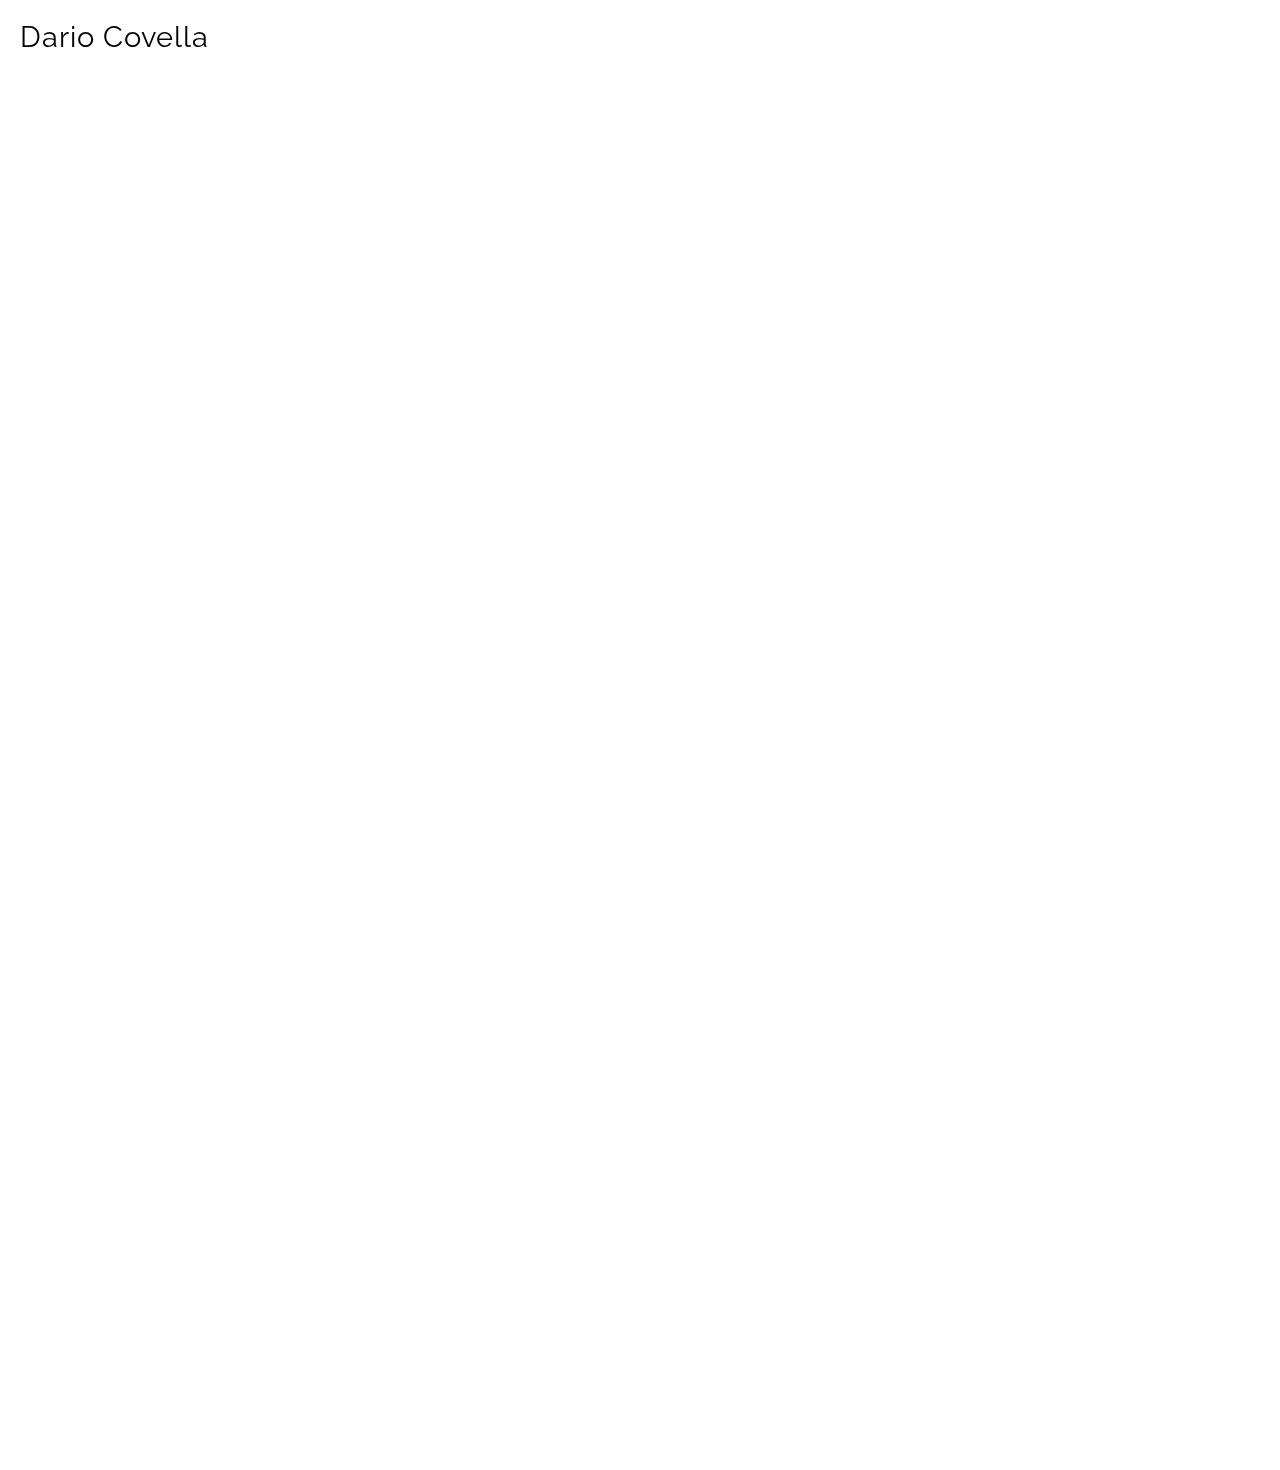
<file: architecture.html>
<!DOCTYPE html>
<html lang="en">

<head>
    <meta charset="UTF-8">
    <meta http-equiv="X-UA-Compatible" content="IE=edge">
    <meta name="viewport" content="width=device-width, initial-scale=1.0">
    <meta name="description"
        content="Dario Covella - A professional introduction to my profile and gallery, offering insight into my architectural journey and projects I have contributed to">
    <meta name="keywords" content="Dario Covella architect, architecture, portfolio">
    <meta name="author" content="Dario Covella">

    <link rel="stylesheet" href="assets/css/style.css">
    <title>Dario Covella - Portfolio</title>
    <link rel="icon" type="image/x-icon" href="assets/images/favicon.png">
</head>

<body class="architecture-page">
    <header>
        <label for="menu-checkbox" id="name">Dario Covella</label>
        <input type="checkbox" id="menu-checkbox">
        <nav id="menu">
            <ul>
                <li><a href="architecture.html" aria-label="visit my project gallery">architecture</a></li>
                <li><a href="info.html" aria-label="visit my profile information">info</a></li>
                <li><a href="contact.html" aria-label="contact me">contact</a></li>
                <li><a href="index.html" aria-label="visit home page">home</a></li>
            </ul>
        </nav>
    </header>
    <main id="projects">
        <div class="container-architecture">

            <div class="box bari">
                <a href="p-bari.html" aria-label="visit Bari Costa Sud project">
                    <img src="assets/images/bari/bari-masterplan.jpg" alt="preview of the project Bari Costa Sud">
                    <div class="image-name">
                        <p>Bari Costa Sud</p>
                    </div>
                </a>
            </div>

            <div class="box entrance-hall">
                <a href="p-entrance-hall.html" aria-label="visit entrance hall project">
                    <img src="assets/images/p-entrance-hall/entrance-hall-1.jpg"
                        alt="preview of the project Entrance Hall">
                    <div class="image-name">
                        <p class="image-name">Entrance hall</p>
                    </div>
                </a>
            </div>

            <div class="box house-av">
                <a href="p-house-av.html" aria-label="visit House AV project">
                    <img src="assets/images/p-house-av/house-av-living2.jpg" alt="preview of the project House AV">
                    <div class="image-name">
                        <p>House AV</p>
                    </div>
                </a>
            </div>

            <div class="box house-gl">
                <a href="p-house-gl.html" aria-label="visit House GL project">
                    <img src="assets/images/house-gl/house-gl-interior.jpg" alt="preview of the project House GL">
                    <div class="image-name">
                        <p>House GL</p>
                    </div>
                </a>
            </div>

            <div class="box rwanda-chapel">
                <a href="p-rwanda-chapel.html" aria-label="visit Rwanda-Chapel project">
                    <img src="assets/images/rwanda-chapel/rwanda-chapel-interior.jpg"
                        alt="preview of the project Rwanda-Chapel">
                    <div class="image-name">
                        <p>Rwanda Chapel</p>
                    </div>
                </a>
            </div>

            <div class="box scalo-farini">
                <a href="p-scalo-farini.html" aria-label="visit Scalo Farini project">
                    <img src="assets/images/scalo-farini/scalo-farini-masterplan-round.png"
                        alt="preview of the project Scalo Farini">
                    <div class="image-name">
                        <p>Scalo Farini</p>
                    </div>
                </a>
            </div>

        </div>
    </main>
</body>

</html>
</file>
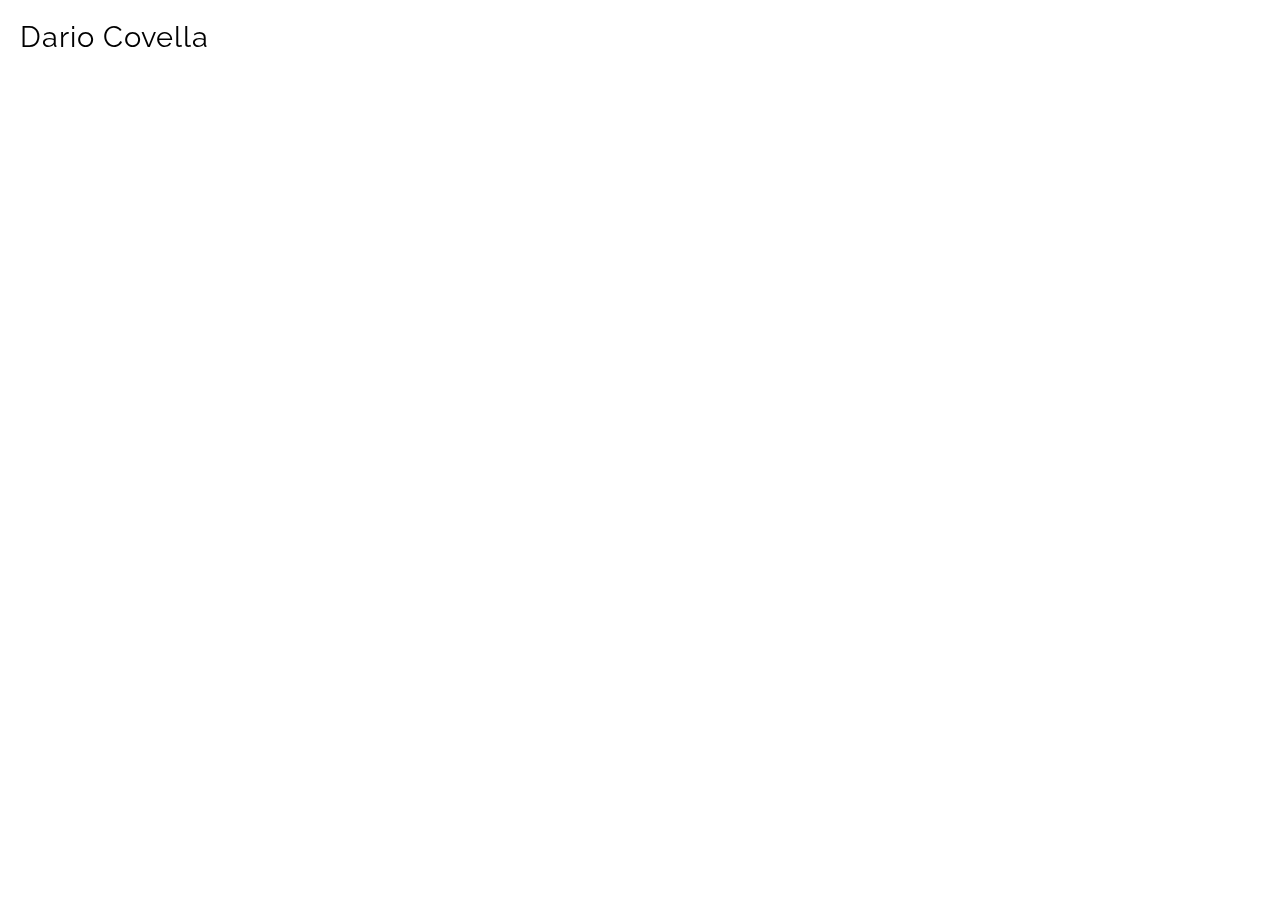
<file: info.html>
<!DOCTYPE html>
<html lang="en">

<head>
    <meta charset="UTF-8">
    <meta http-equiv="X-UA-Compatible" content="IE=edge">
    <meta name="viewport" content="width=device-width, initial-scale=1.0">
    <meta name="description"
        content="Dario Covella - A professional introduction to my profile and gallery, offering insight into my architectural journey and projects I have contributed to">
    <meta name="keywords" content="Dario Covella architect, architecture, portfolio">
    <meta name="author" content="Dario Covella">

    <link rel="stylesheet" href="assets/css/style.css">
    <title>Dario Covella - Portfolio</title>
    <link rel="icon" type="image/x-icon" href="assets/images/favicon.png">
</head>

<body class="info-page">
    <header>
        <label for="menu-checkbox" id="name">Dario Covella</label>
        <input type="checkbox" id="menu-checkbox">
        <nav id="menu">
            <ul>
                <li><a href="architecture.html" aria-label="visit my project gallery">architecture</a></li>
                <li><a href="info.html" aria-label="visit my profile information">info</a></li>
                <li><a href="contact.html" aria-label="contact me">contact</a></li>
                <li><a href="index.html" aria-label="visit home page">home</a></li>
            </ul>
        </nav>
    </header>
    <main>
        <div class="container-info">
            <div id="personal-image">
                <img src="assets/images/profile-picture.jpg" alt="My profile picture">
            </div>
            <div id="info-text">
                <div id="text-description">
                    <p class="justify-text">Dario is a licensed architect with seven years' postgraduate experience in
                        the design and
                        delivery of varied range of
                        projects
                        including
                        commercial,
                        residential, and hospitality buildings.</p>
                </div>
                <div id="text-cv">
                    <br>
                    <h3 class="color-text small-text">CAREER</h3>
                    <p>2019 - 2022 Henry J Lyons, Dublin</p>
                    <p>2018 - 2019 Moramarco+Ventrella Architetti, Italy</p>
                    <p>2016 - 2018 Vacca + architetti Italy</p>
                    <br>
                    <h3 class="color-text small-text">EDUCATION</h3>
                    <p>2016 - Architecture professional qualifying license (Part III equivalent)</p>
                    <p>2010 - 2015 POLIBA 5 years Architecture degree, Italy</p>
                </div>
            </div>
        </div>
    </main>
</body>

</html>
</file>
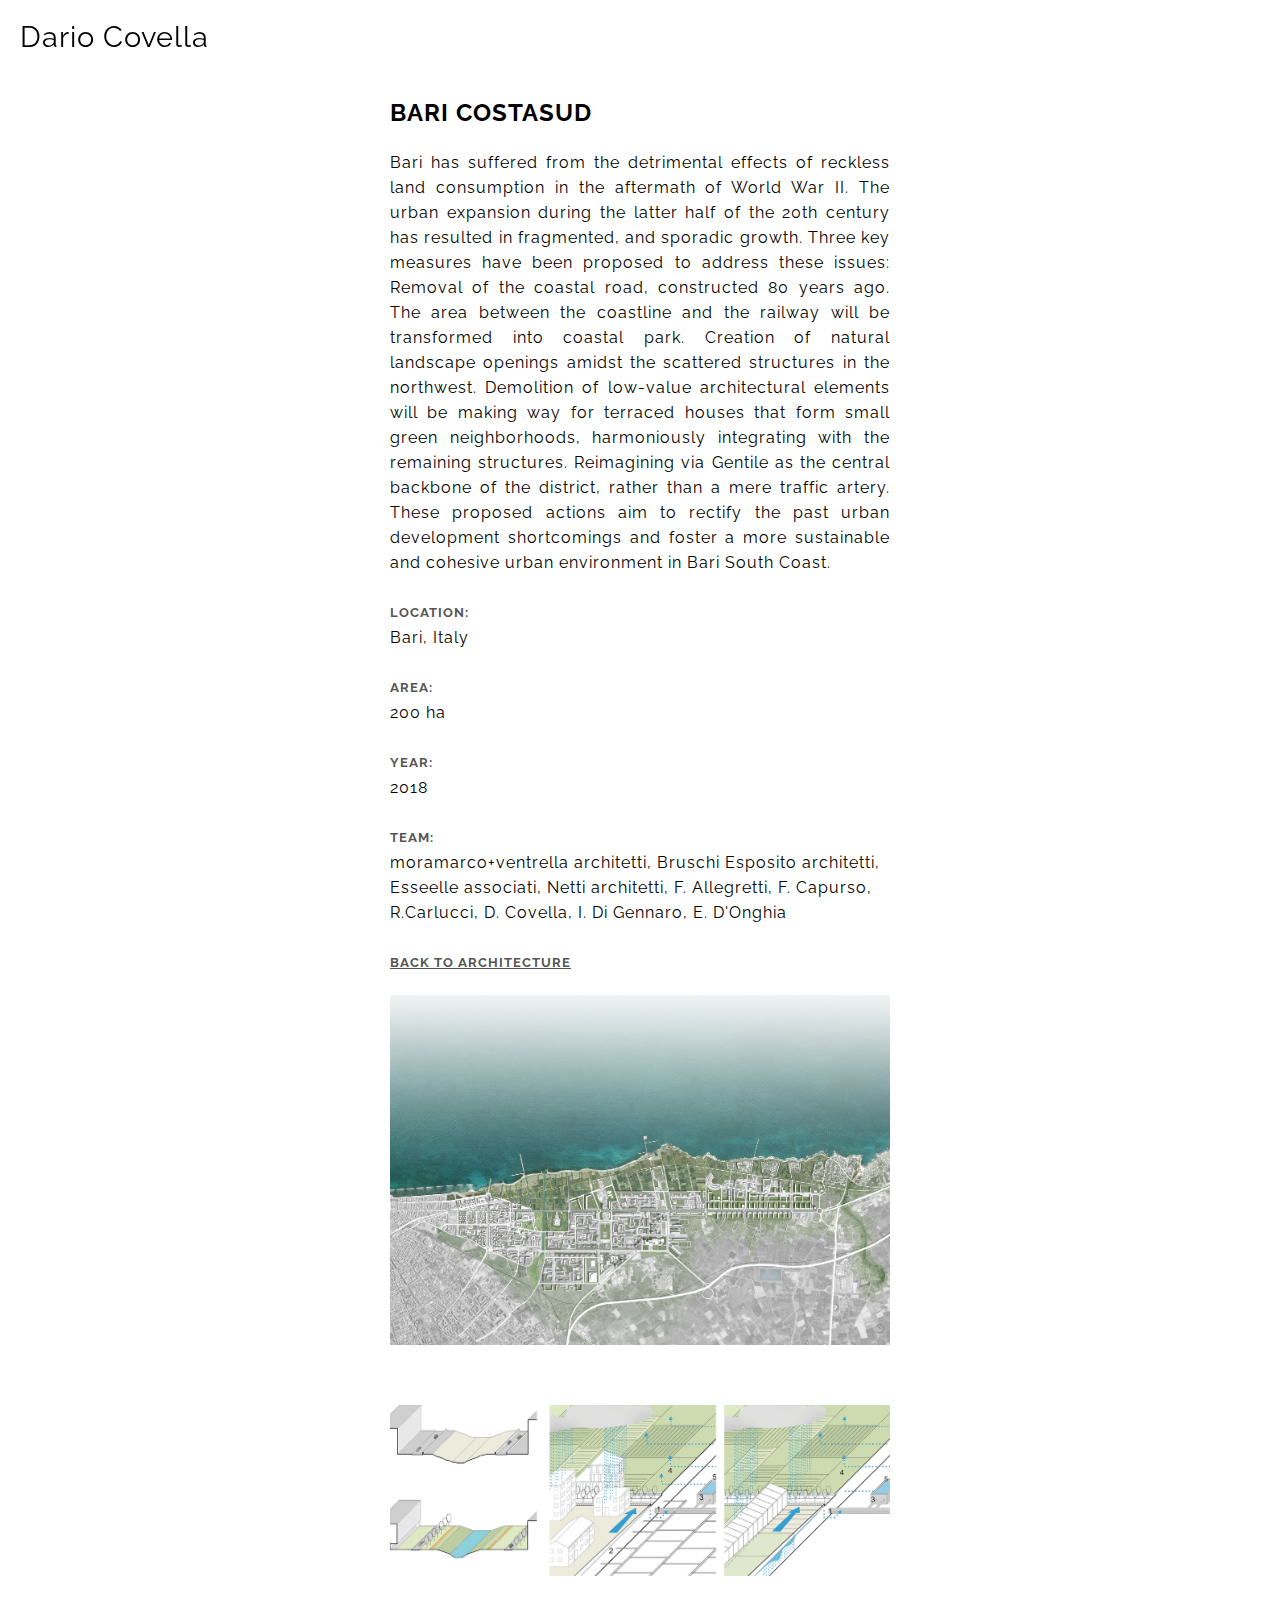
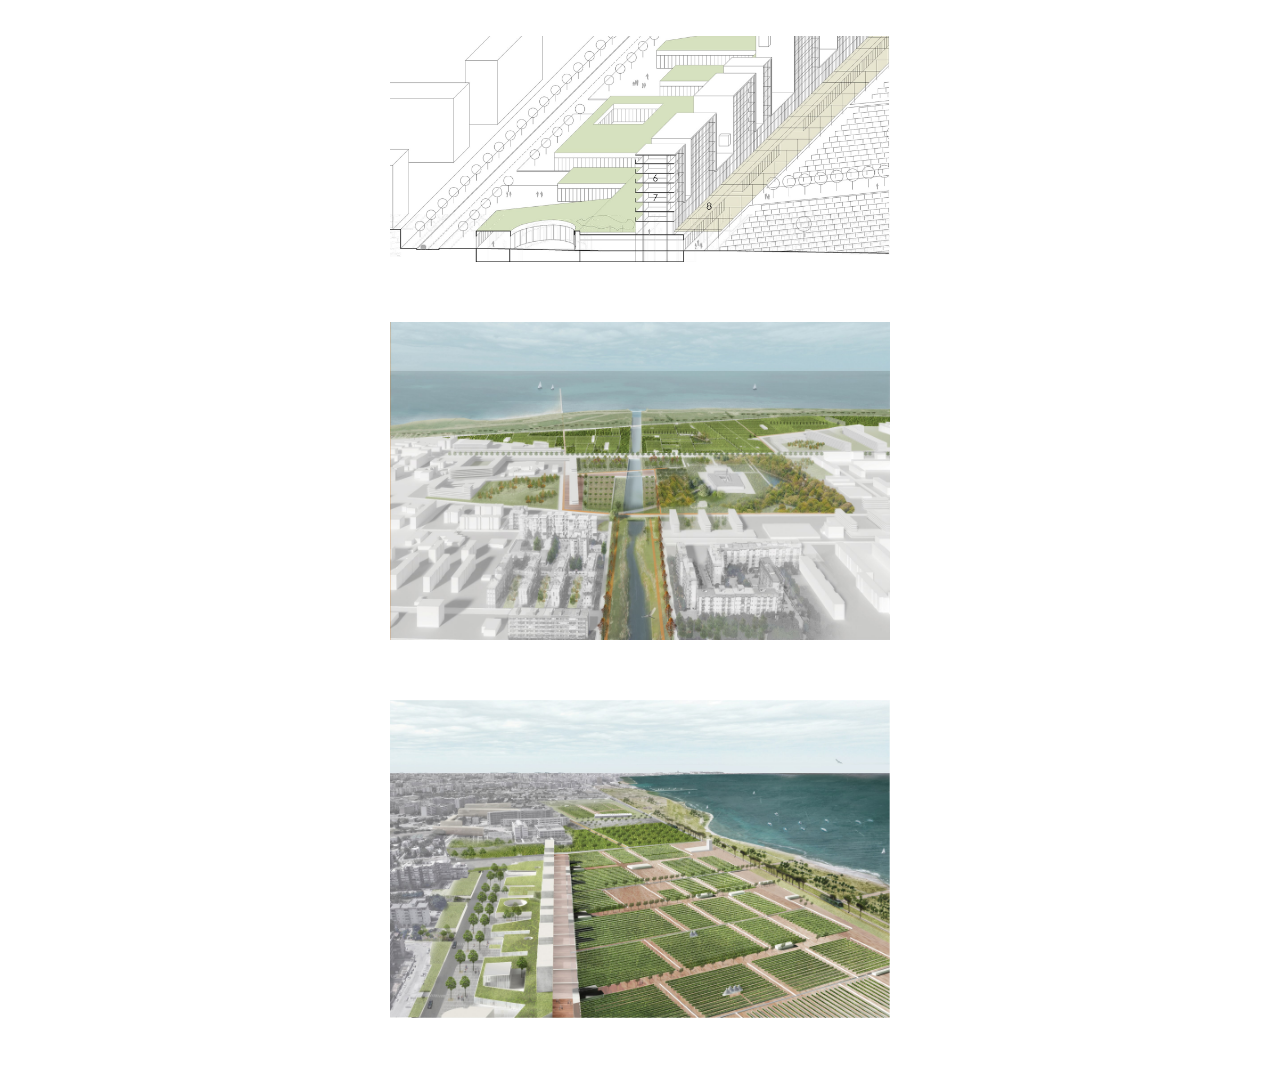
<file: p-bari.html>
<!DOCTYPE html>
<html lang="en">

<head>
    <meta charset="UTF-8">
    <meta http-equiv="X-UA-Compatible" content="IE=edge">
    <meta name="viewport" content="width=device-width, initial-scale=1.0">
    <meta name="description"
        content="Dario Covella - A professional introduction to my profile and gallery, offering insight into my architectural journey and projects I have contributed to">
    <meta name="keywords" content="Dario Covella architect, architecture, portfolio">
    <meta name="author" content="Dario Covella">

    <link rel="stylesheet" href="assets/css/style.css">
    <title>Dario Covella - Portfolio</title>
    <link rel="icon" type="image/x-icon" href="assets/images/favicon.png">
</head>

<body class="p-bari-page">
    <header>
        <label for="menu-checkbox" id="name">Dario Covella</label>
        <input type="checkbox" id="menu-checkbox">
        <nav id="menu">
            <ul>
                <li><a href="architecture.html" aria-label="visit my project gallery">architecture</a></li>
                <li><a href="info.html" aria-label="visit my profile information">info</a></li>
                <li><a href="contact.html" aria-label="contact me">contact</a></li>
                <li><a href="index.html" aria-label="visit home page">home</a></li>
            </ul>
        </nav>
    </header>
    <main>
        <div class="p-container">
            <div class="gallery">
                <img src="assets/images/bari/bari-masterplan.jpg" alt="masterplan">
                <img src="assets/images/bari/bari-diagram1.jpg" alt="rain water drainage system diagram">
                <img src="assets/images/bari/bari-diagram2.jpg" alt="schematic section of buildings">
                <img src="assets/images/bari/bari-diagram3.jpg" alt="rendered view of the project">
                <img src="assets/images/bari/bari-diagram4.jpg" alt="rendered view of the project">
            </div>
            <div class="description">
                <h2>BARI COSTASUD</h2>
                <br>
                <p>Bari has suffered from the detrimental effects of reckless land
                    consumption in the aftermath of World War II. The urban expansion during the latter half
                    of the 20th century
                    has resulted in fragmented, and sporadic growth.
                    Three key measures have been proposed to address these issues:
                    Removal of the coastal road, constructed 80 years ago. The area between the coastline and the
                    railway will be
                    transformed into coastal park.
                    Creation of natural landscape openings amidst the scattered structures in the northwest. Demolition
                    of low-value
                    architectural elements will be making way for terraced houses that form small green
                    neighborhoods,
                    harmoniously integrating with the remaining structures.
                    Reimagining via Gentile as the central backbone of the
                    district, rather than a
                    mere traffic artery.
                    These proposed actions aim to rectify the past urban development shortcomings and foster a more
                    sustainable and cohesive
                    urban environment in Bari South Coast.</p>
                <br>
                <h3 class="small-text color-text">LOCATION:</h3>
                <p>Bari, Italy</p>
                <br>
                <h3 class="small-text color-text">AREA:</h3>
                <p>200 ha</p>
                <br>
                <h3 class="small-text color-text">YEAR:</h3>
                <p>2018</p>
                <br>
                <h3 class="small-text color-text">TEAM:</h3>
                <p class="team-text">moramarco+ventrella architetti, Bruschi Esposito architetti, Esseelle associati,
                    Netti architetti, F. Allegretti, F. Capurso, R.Carlucci, D. Covella, I. Di Gennaro, E. D'Onghia</p>
                <br>
                <a href="architecture.html" id="back-button" aria-label="go back to project gallery">
                    <h3 class="small-text color-text underline">BACK TO ARCHITECTURE</h3>
                </a>
            </div>
        </div>
    </main>
</body>

</html>
</file>
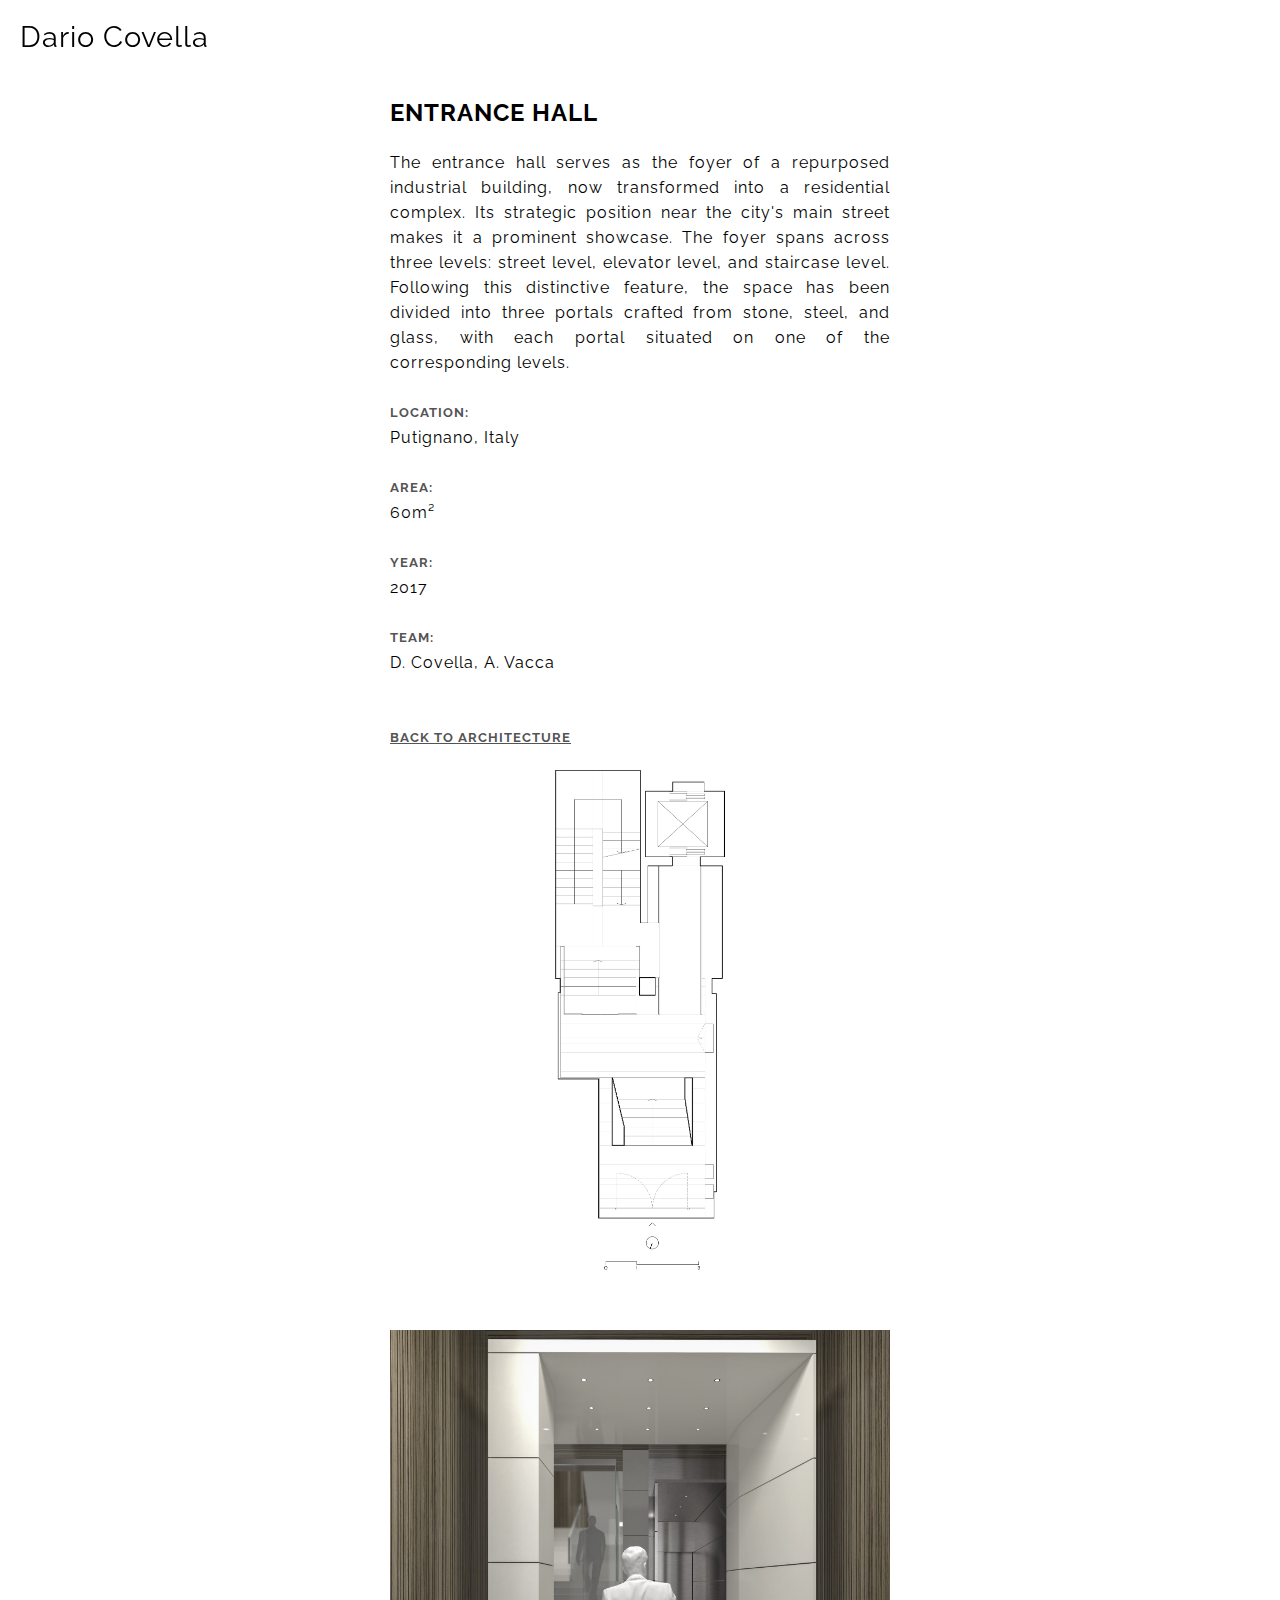
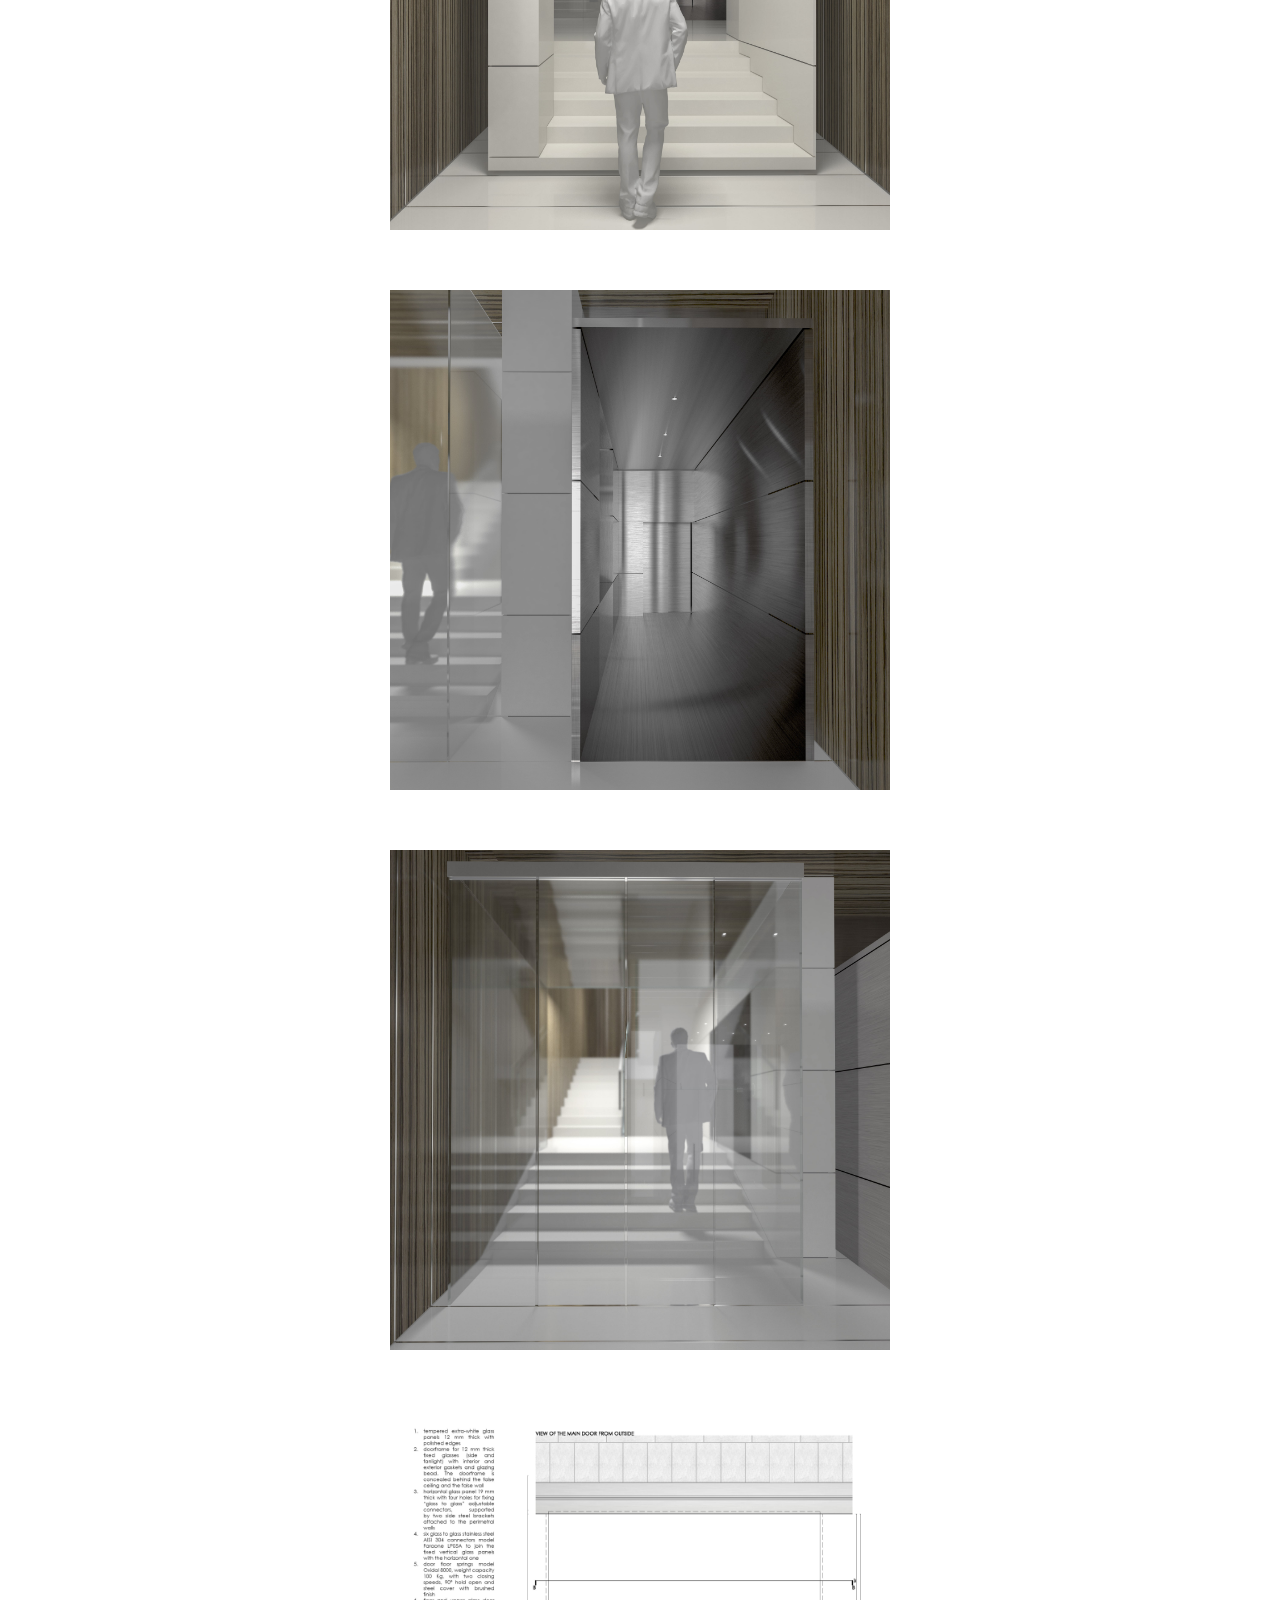
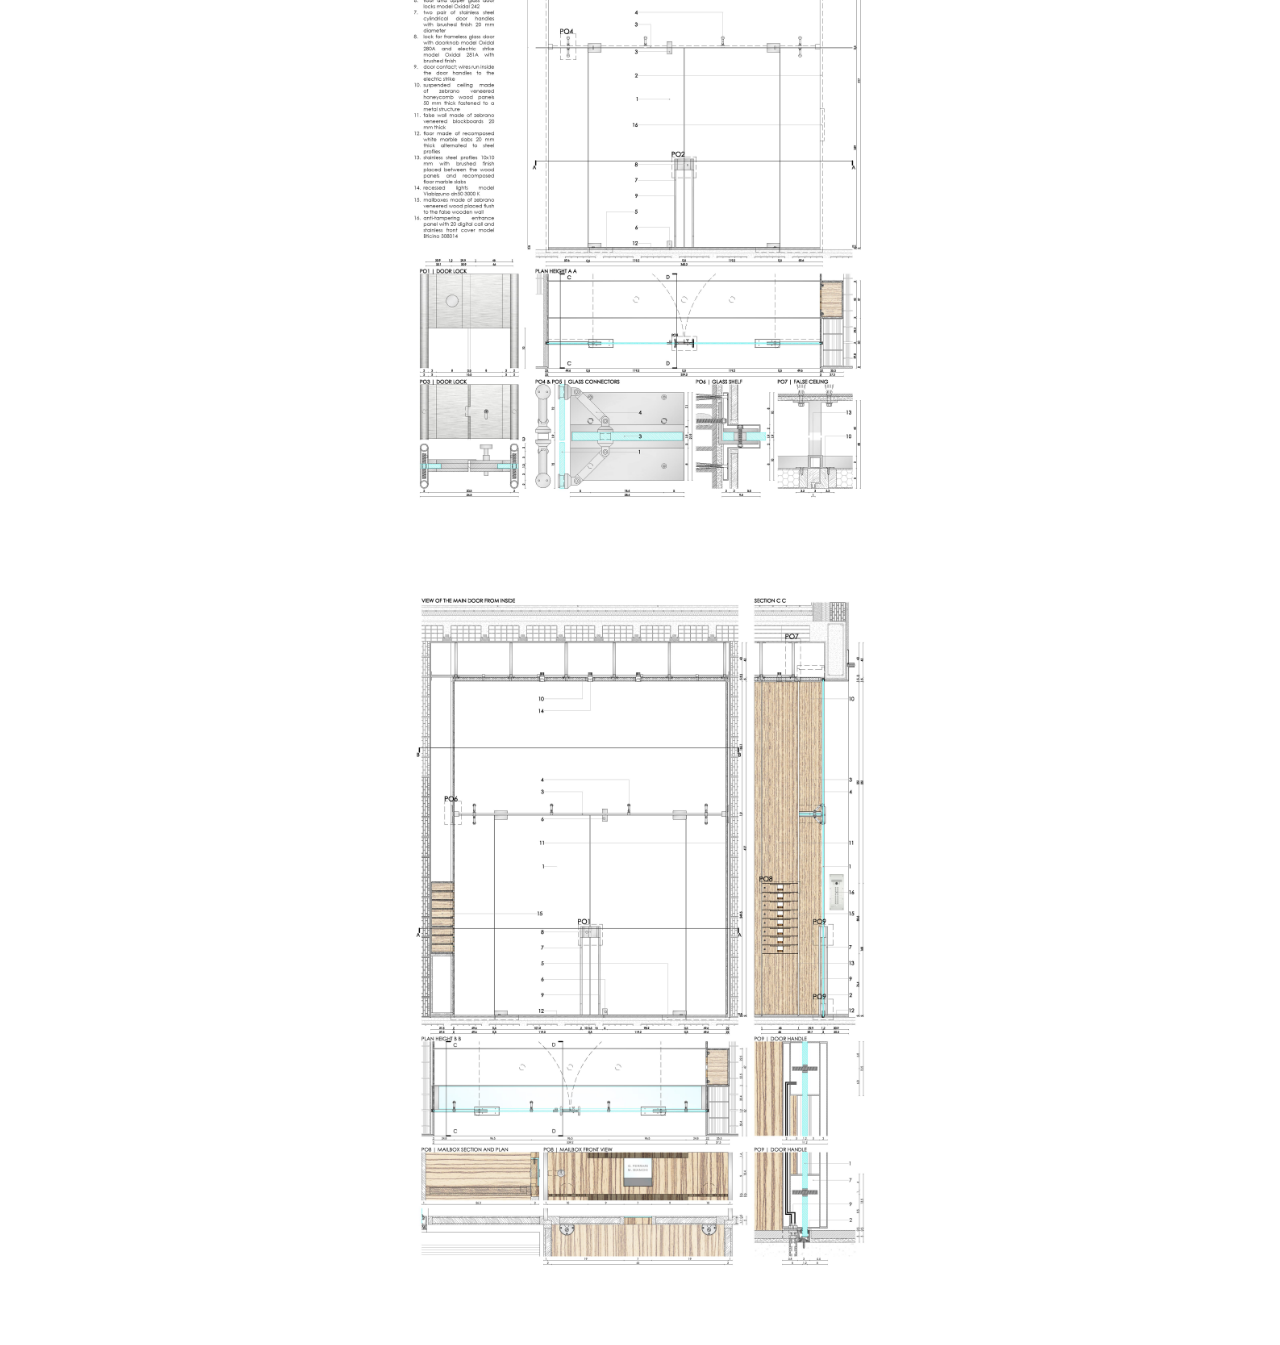
<file: p-entrance-hall.html>
<!DOCTYPE html>
<html lang="en">

<head>
    <meta charset="UTF-8">
    <meta http-equiv="X-UA-Compatible" content="IE=edge">
    <meta name="viewport" content="width=device-width, initial-scale=1.0">
    <meta name="description"
        content="Dario Covella - A professional introduction to my profile and gallery, offering insight into my architectural journey and projects I have contributed to">
    <meta name="keywords" content="Dario Covella architect, architecture, portfolio">
    <meta name="author" content="Dario Covella">

    <link rel="stylesheet" href="assets/css/style.css">
    <title>Dario Covella - Portfolio</title>
    <link rel="icon" type="image/x-icon" href="assets/images/favicon.png">
</head>

<body class="p-entrance-hall-page">
    <header>
        <label for="menu-checkbox" id="name">Dario Covella</label>
        <input type="checkbox" id="menu-checkbox">
        <nav id="menu">
            <ul>
                <li><a href="architecture.html" aria-label="visit my project gallery">architecture</a></li>
                <li><a href="info.html" aria-label="visit my profile information">info</a></li>
                <li><a href="contact.html" aria-label="contact me">contact</a></li>
                <li><a href="index.html" aria-label="visit home page">home</a></li>
            </ul>
        </nav>
    </header>
    <main>
        <div class="p-container">
            <div class="gallery">
                <img src="assets/images/p-entrance-hall/entrance-hall-plan.jpg" alt="plan">
                <img src="assets/images/p-entrance-hall/entrance-hall-1.jpg" alt="picture of the stone portal">
                <img src="assets/images/p-entrance-hall/entrance-hall-steelbox.jpg"
                    alt="picture of the steel box portal">
                <img src="assets/images/p-entrance-hall/entrance-hall-glassbox.jpg" alt="picture of the glass box">
                <img src="assets/images/p-entrance-hall/entrance-hall-detail1.jpg"
                    alt="first detail of the entrance glass door">
                <img src="assets/images/p-entrance-hall/entrance-hall-detail2.jpg"
                    alt="second detail of the entrance glass door and postboxes">
            </div>
            <div class="description">
                <h2>ENTRANCE HALL</h2>
                <br>
                <p>The entrance hall serves as the foyer of a repurposed industrial building, now transformed into a
                    residential complex.
                    Its strategic position near the city's main street makes it a prominent showcase. The foyer spans
                    across three levels:
                    street level, elevator level, and staircase level. Following this distinctive feature, the space has
                    been divided into
                    three portals crafted from stone, steel, and glass, with each portal situated on one of the
                    corresponding levels.</p>
                <br>
                <h3 class="small-text color-text">LOCATION:</h3>
                <p>Putignano, Italy</p>
                <br>
                <h3 class="small-text color-text">AREA:</h3>
                <p>60m²</p>
                <br>
                <h3 class="small-text color-text">YEAR:</h3>
                <p>2017</p>
                <br>
                <h3 class="small-text color-text">TEAM:</h3>
                <p class="team-text">D. Covella, A. Vacca</p>
                <br>
                <br>
                <a href="architecture.html" id="back-button" aria-label="go back to projects gallery">
                    <h3 class="small-text color-text underline">BACK TO ARCHITECTURE</h3>
                </a>
            </div>
        </div>
    </main>
</body>

</html>
</file>
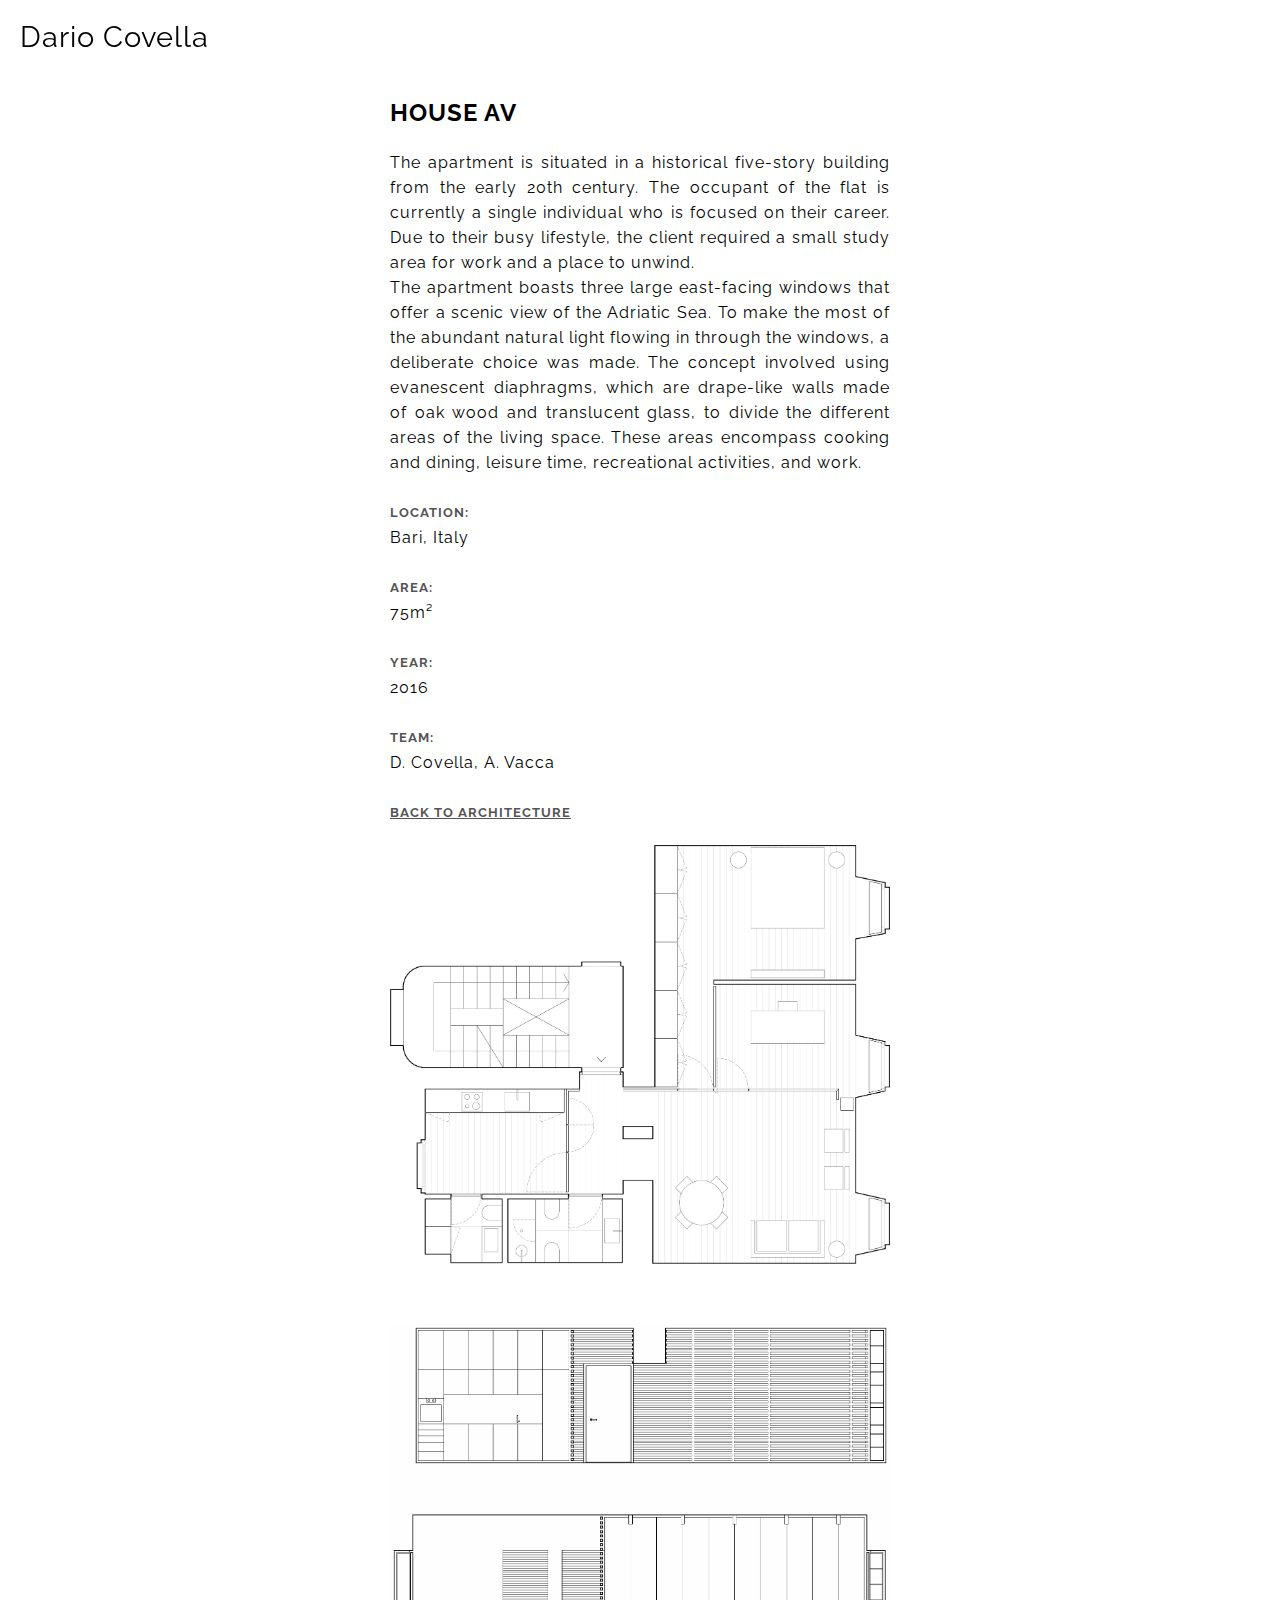
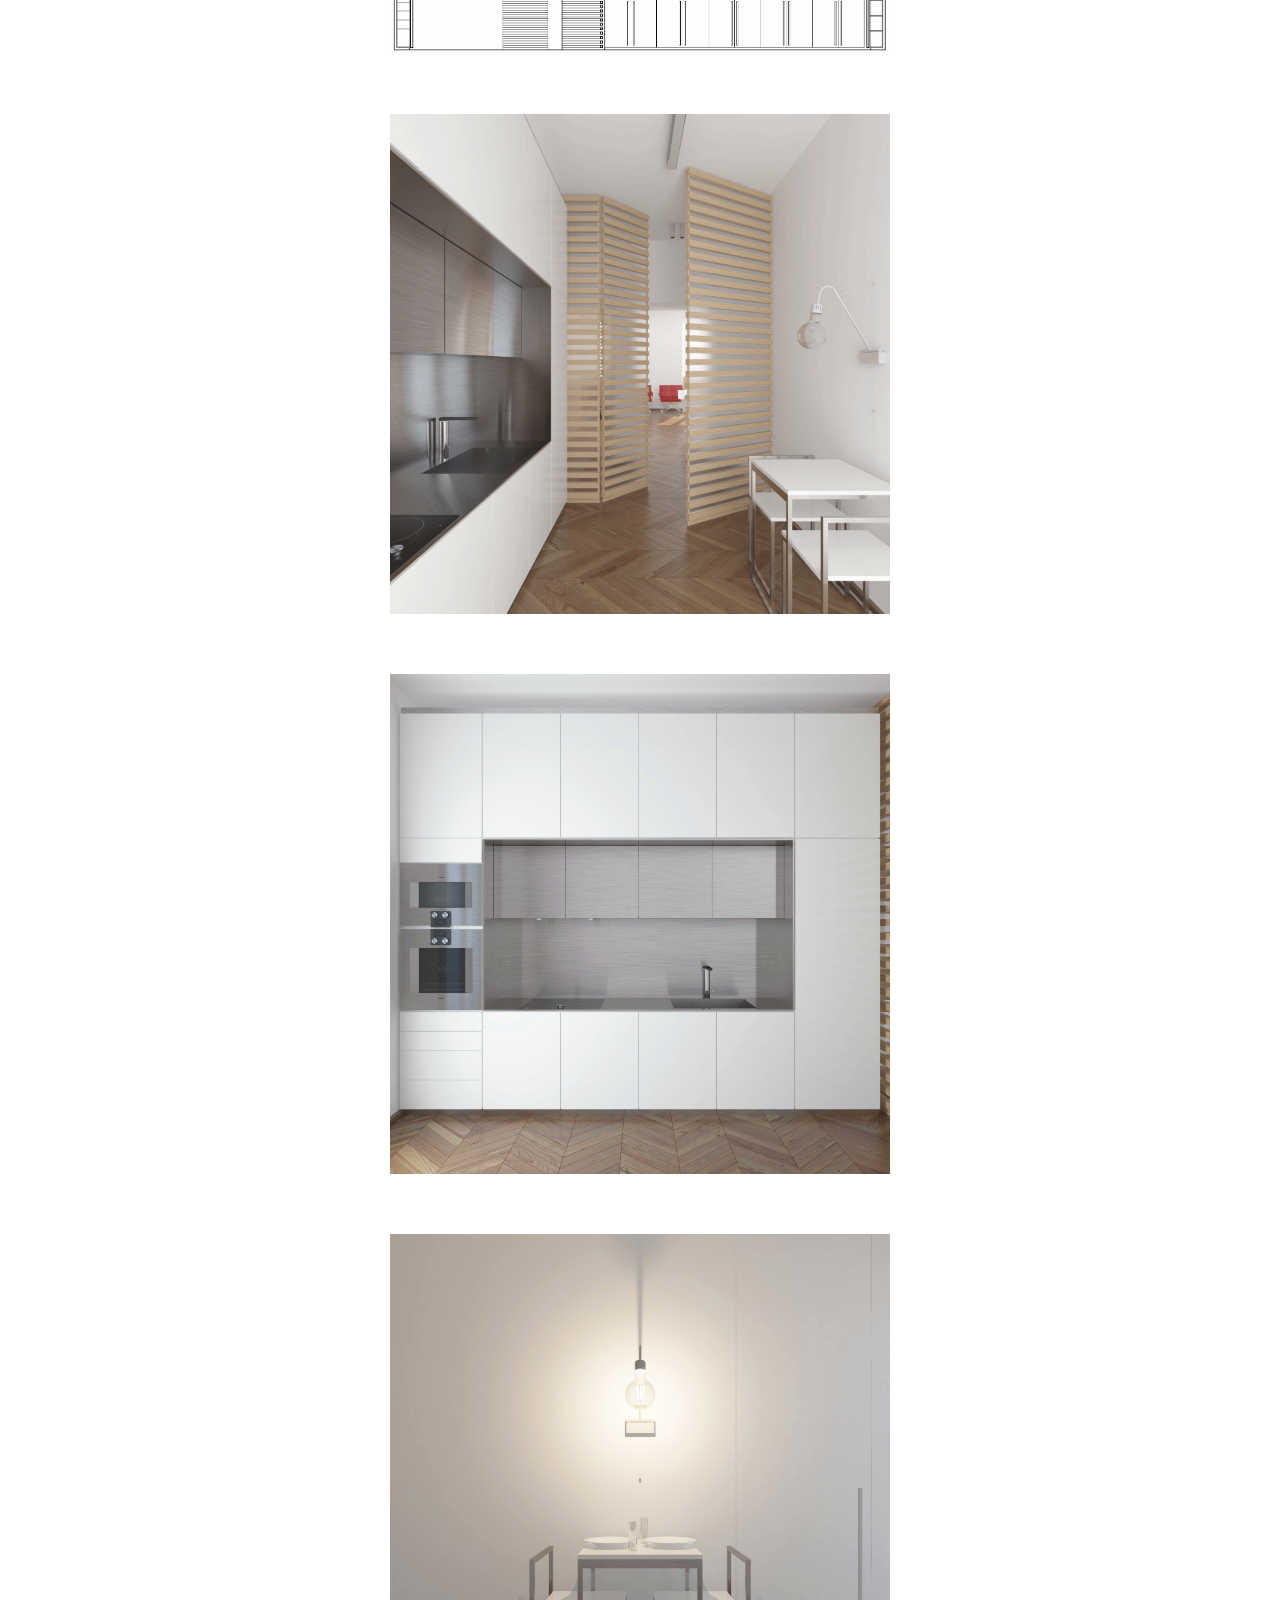
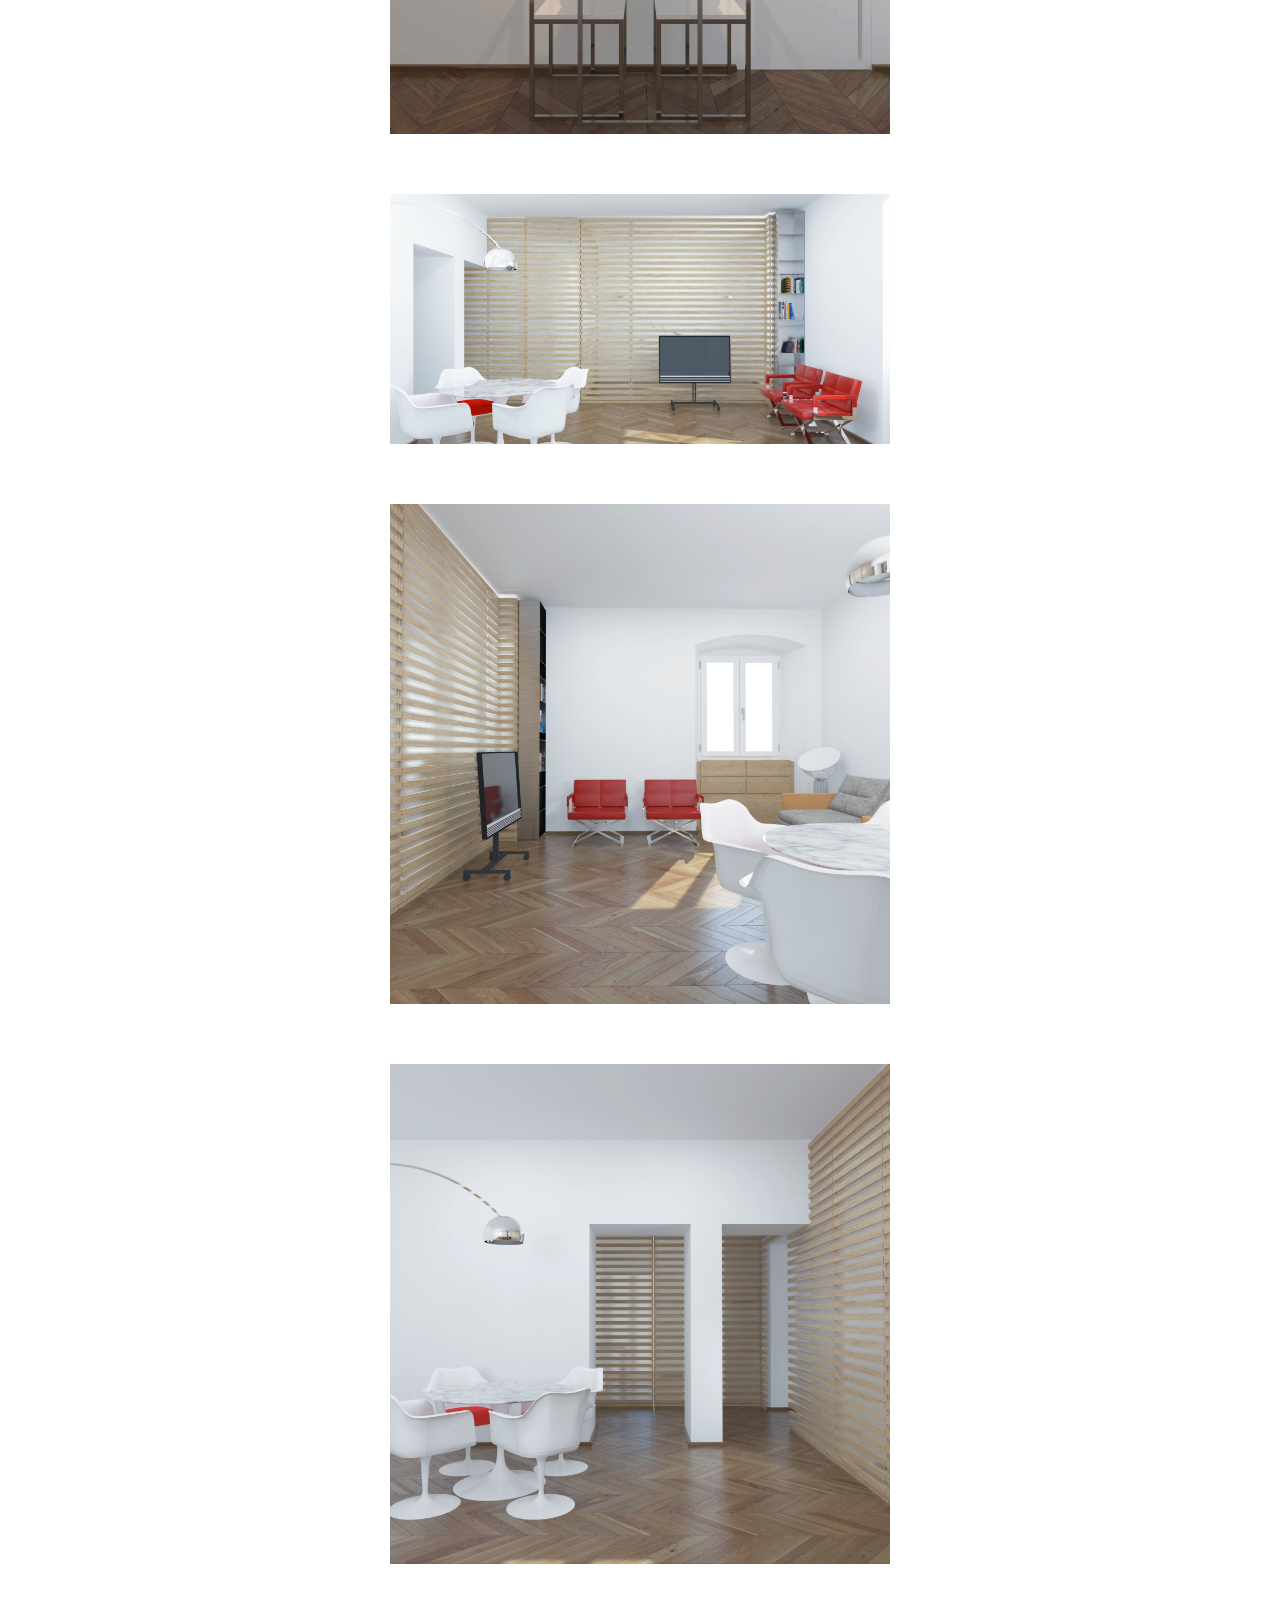
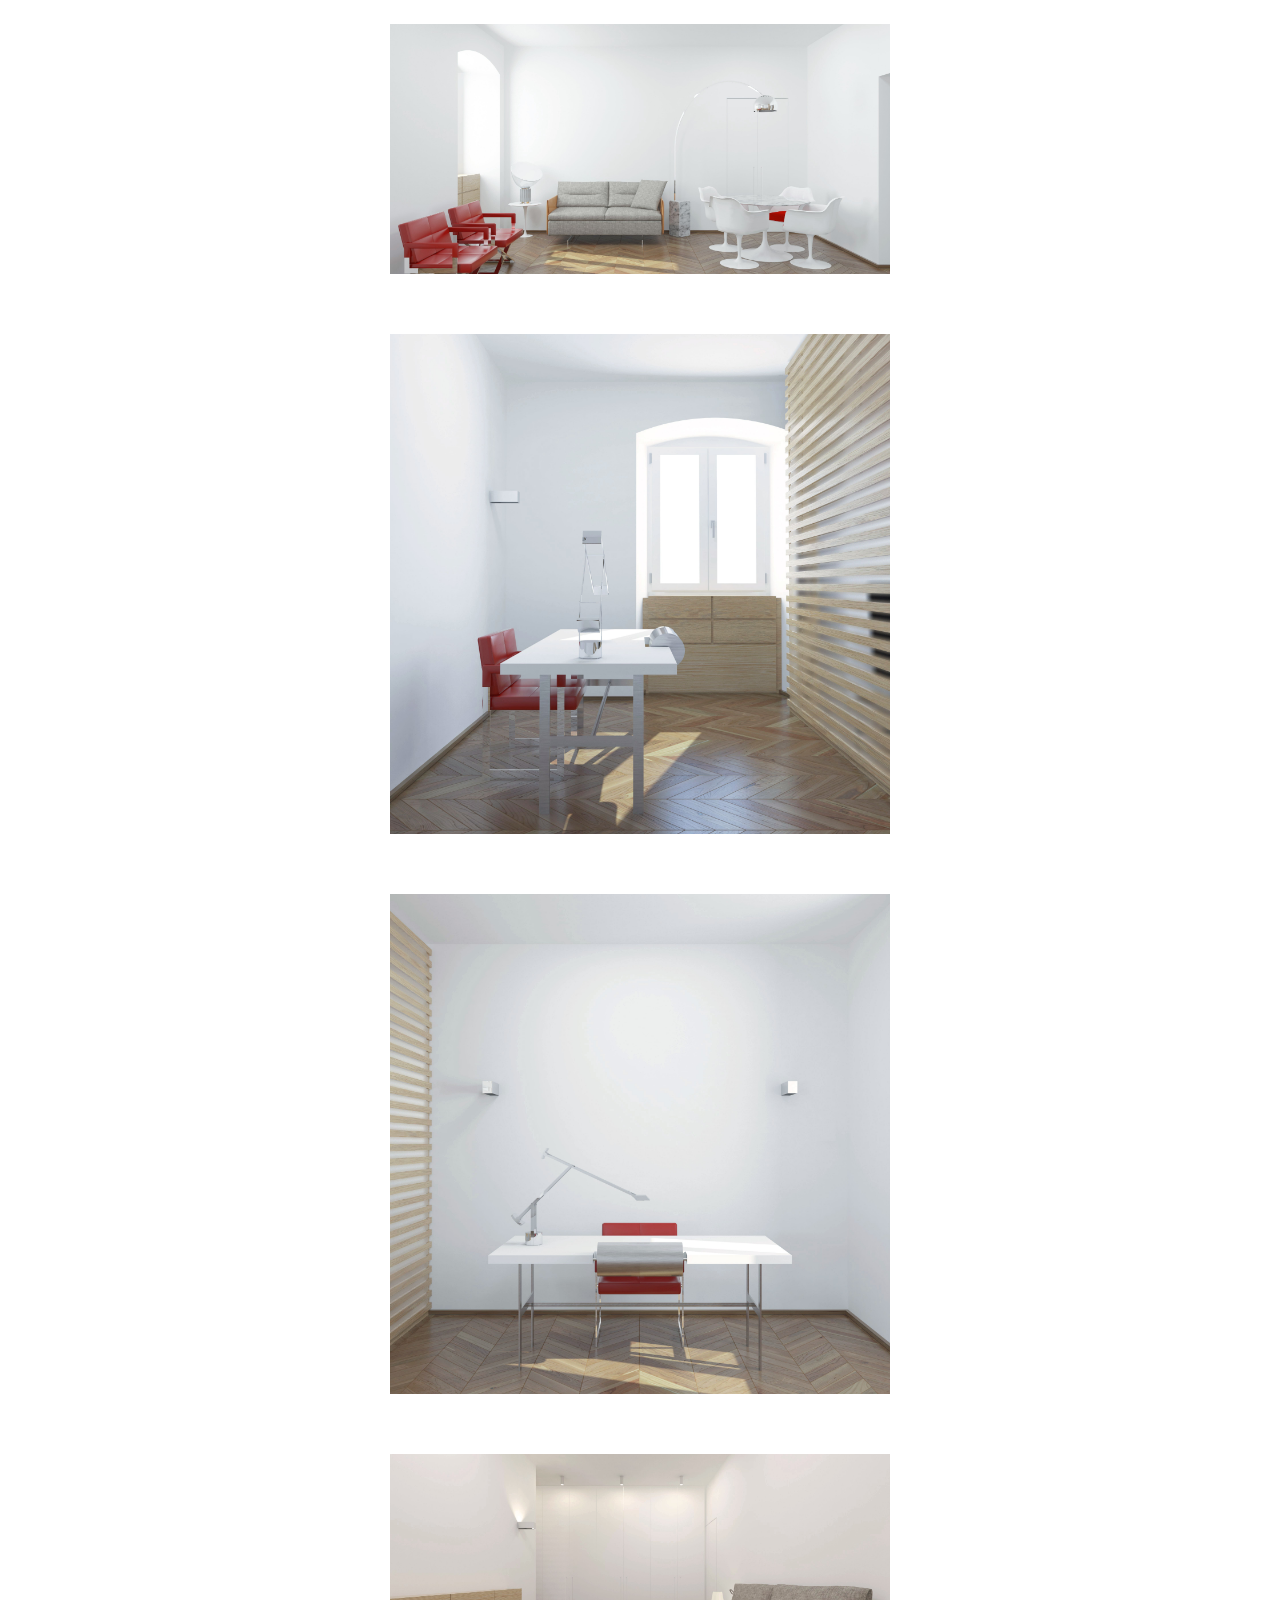
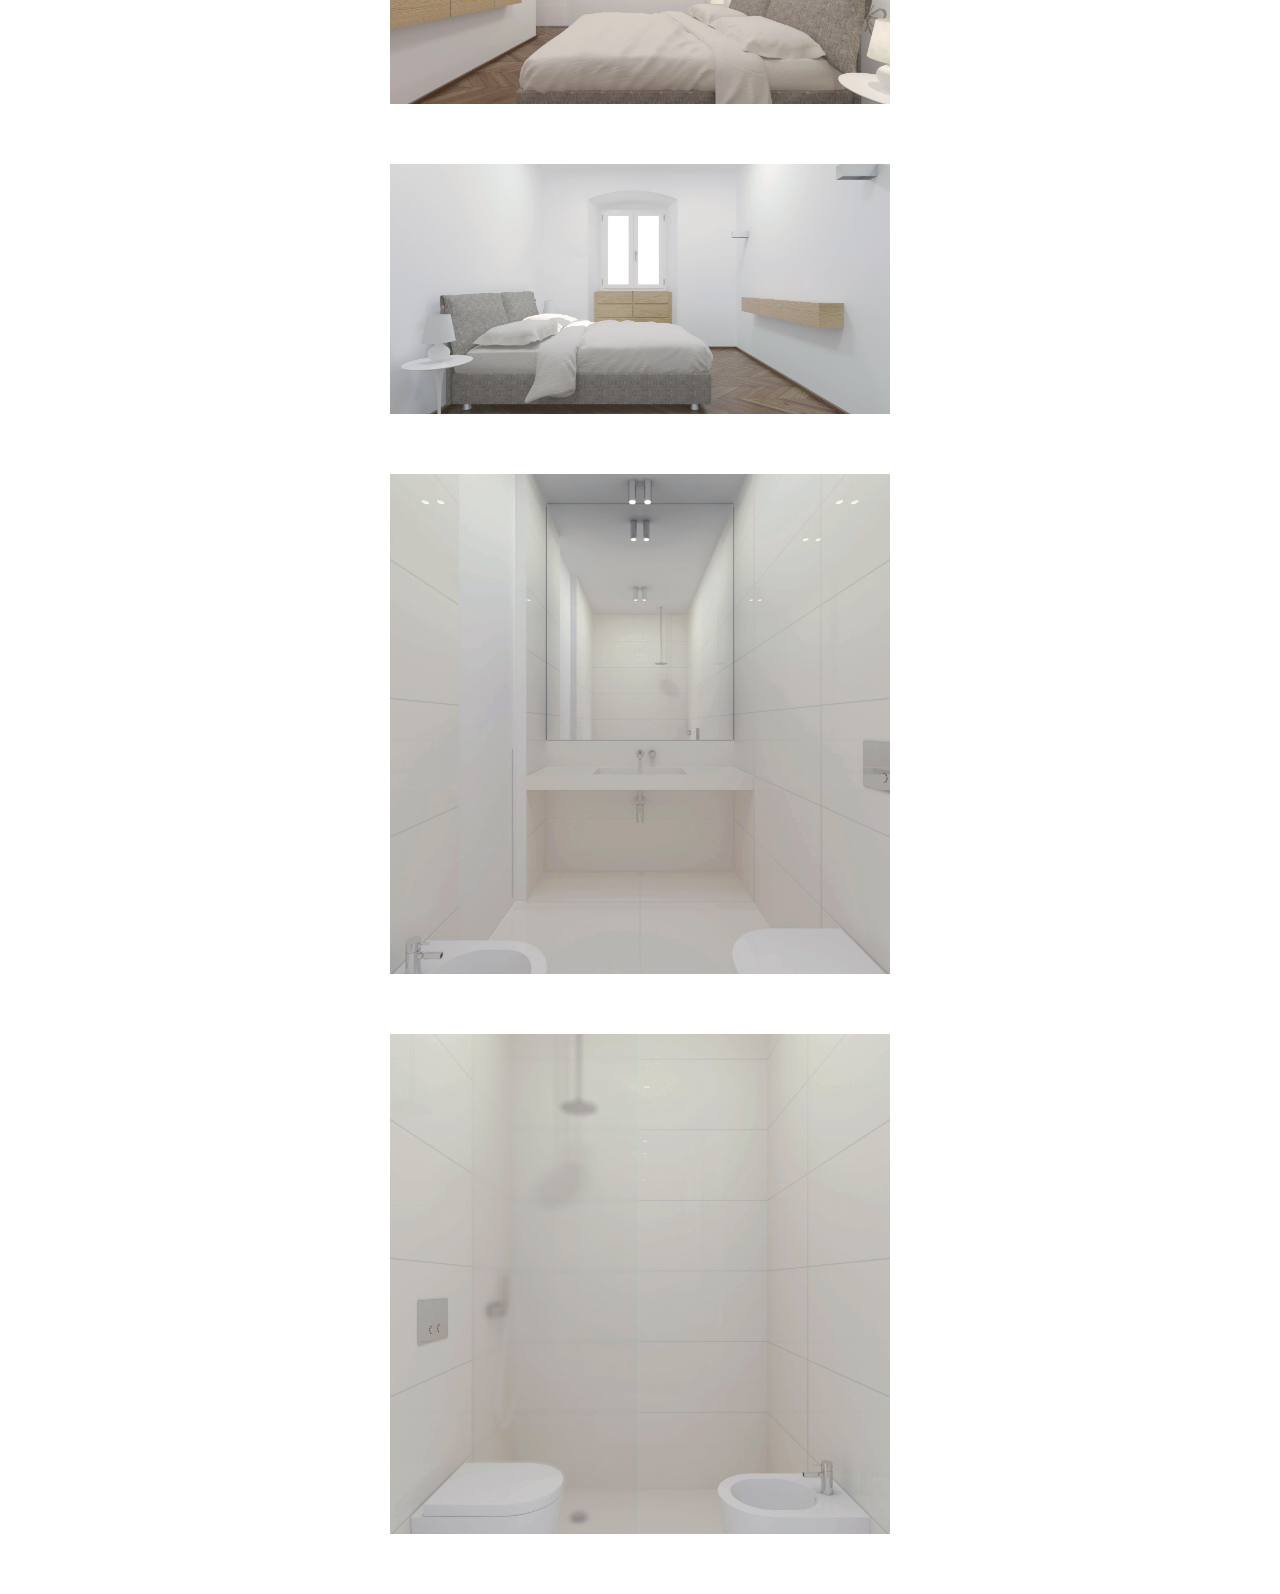
<file: p-house-av.html>
<!DOCTYPE html>
<html lang="en">

<head>
    <meta charset="UTF-8">
    <meta http-equiv="X-UA-Compatible" content="IE=edge">
    <meta name="viewport" content="width=device-width, initial-scale=1.0">
    <meta name="description"
        content="Dario Covella - A professional introduction to my profile and gallery, offering insight into my architectural journey and projects I have contributed to">
    <meta name="keywords" content="Dario Covella architect, architecture, portfolio">
    <meta name="author" content="Dario Covella">

    <link rel="stylesheet" href="assets/css/style.css">
    <title>Dario Covella - Portfolio</title>
    <link rel="icon" type="image/x-icon" href="assets/images/favicon.png">
</head>

<body class="p-house-av-page">
    <header>
        <label for="menu-checkbox" id="name">Dario Covella</label>
        <input type="checkbox" id="menu-checkbox">
        <nav id="menu">
            <ul>
                <li>
                    <a href="architecture.html" aria-label="visit my project gallery">architecture</a>
                </li>
                <li>
                    <a href="info.html" aria-label="visit my profile information">info</a>
                </li>
                <li><a href="contact.html" aria-label="contact me">contact</a></li>
                <li><a href="index.html" aria-label="visit home page">home</a></li>
            </ul>
        </nav>
    </header>
    <main>
        <div class="p-container">
            <div class="gallery">
                <img src="assets/images/p-house-av/house-av-plan.jpg" alt="plan cad drawing">
                <img src="assets/images/p-house-av/house-av-sections.jpg" alt="two interior section cad drawings">
                <img src="assets/images/p-house-av/gif-kitchen.gif" alt="animated view of the kitchen entrance door">
                <img src="assets/images/p-house-av/house-av-kitchen2.jpg" alt="view of the kitchen">
                <img src="assets/images/p-house-av/house-av-kitchen3.jpg" alt="view of the kithcen table">
                <img src="assets/images/p-house-av/house-av-living.jpg" alt="view of the living area">
                <img src="assets/images/p-house-av/house-av-living1.jpg" alt="second view of the living area">
                <img src="assets/images/p-house-av/house-av-living2.jpg" alt="third view of the living area">
                <img src="assets/images/p-house-av/house-av-living3.jpg" alt="fourth view of the living area">
                <img src="assets/images/p-house-av/house-av-studio.jpg" alt="view of the studio">
                <img src="assets/images/p-house-av/house-av-studio2.jpg" alt="second view of the studio">
                <img src="assets/images/p-house-av/house-av-bedroom.jpg" alt="view of the bedroom wardrobe">
                <img src="assets/images/p-house-av/house-av-bedroom2.jpg" alt="second view of the bedroom">
                <img src="assets/images/p-house-av/house-av-bathroom.jpg" alt="view of the bathroom basin">
                <img src="assets/images/p-house-av/house-av-bathroom2.jpg" alt="view of the bathroom shower">
            </div>
            <div class="description">
                <h2>HOUSE AV</h2>
                <br>
                <p>
                    The apartment is situated in a historical five-story building from
                    the early 20th century. The occupant of the flat is currently a
                    single individual who is focused on their career. Due to their busy
                    lifestyle, the client required a small study area for work and a
                    place to unwind.
                </p>
                <p>
                    The apartment boasts three large east-facing windows that offer a
                    scenic view of the Adriatic Sea. To make the most of the abundant
                    natural light flowing in through the windows, a deliberate choice
                    was made. The concept involved using evanescent diaphragms, which
                    are drape-like walls made of oak wood and translucent glass, to
                    divide the different areas of the living space. These areas
                    encompass cooking and dining, leisure time, recreational activities,
                    and work.
                </p>
                <br>
                <h3 class="small-text color-text">LOCATION:</h3>
                <p>Bari, Italy</p>
                <br>
                <h3 class="small-text color-text">AREA:</h3>
                <p>75m²</p>
                <br>
                <h3 class="small-text color-text">YEAR:</h3>
                <p>2016</p>
                <br>
                <h3 class="small-text color-text">TEAM:</h3>
                <p class="team-text">D. Covella, A. Vacca</p>
                <br>
                <a href="architecture.html" id="back-button" aria-label="go back to project gallery">
                    <h3 class="small-text color-text underline">
                        BACK TO ARCHITECTURE
                    </h3>
                </a>
            </div>
        </div>
    </main>
</body>

</html>
</file>
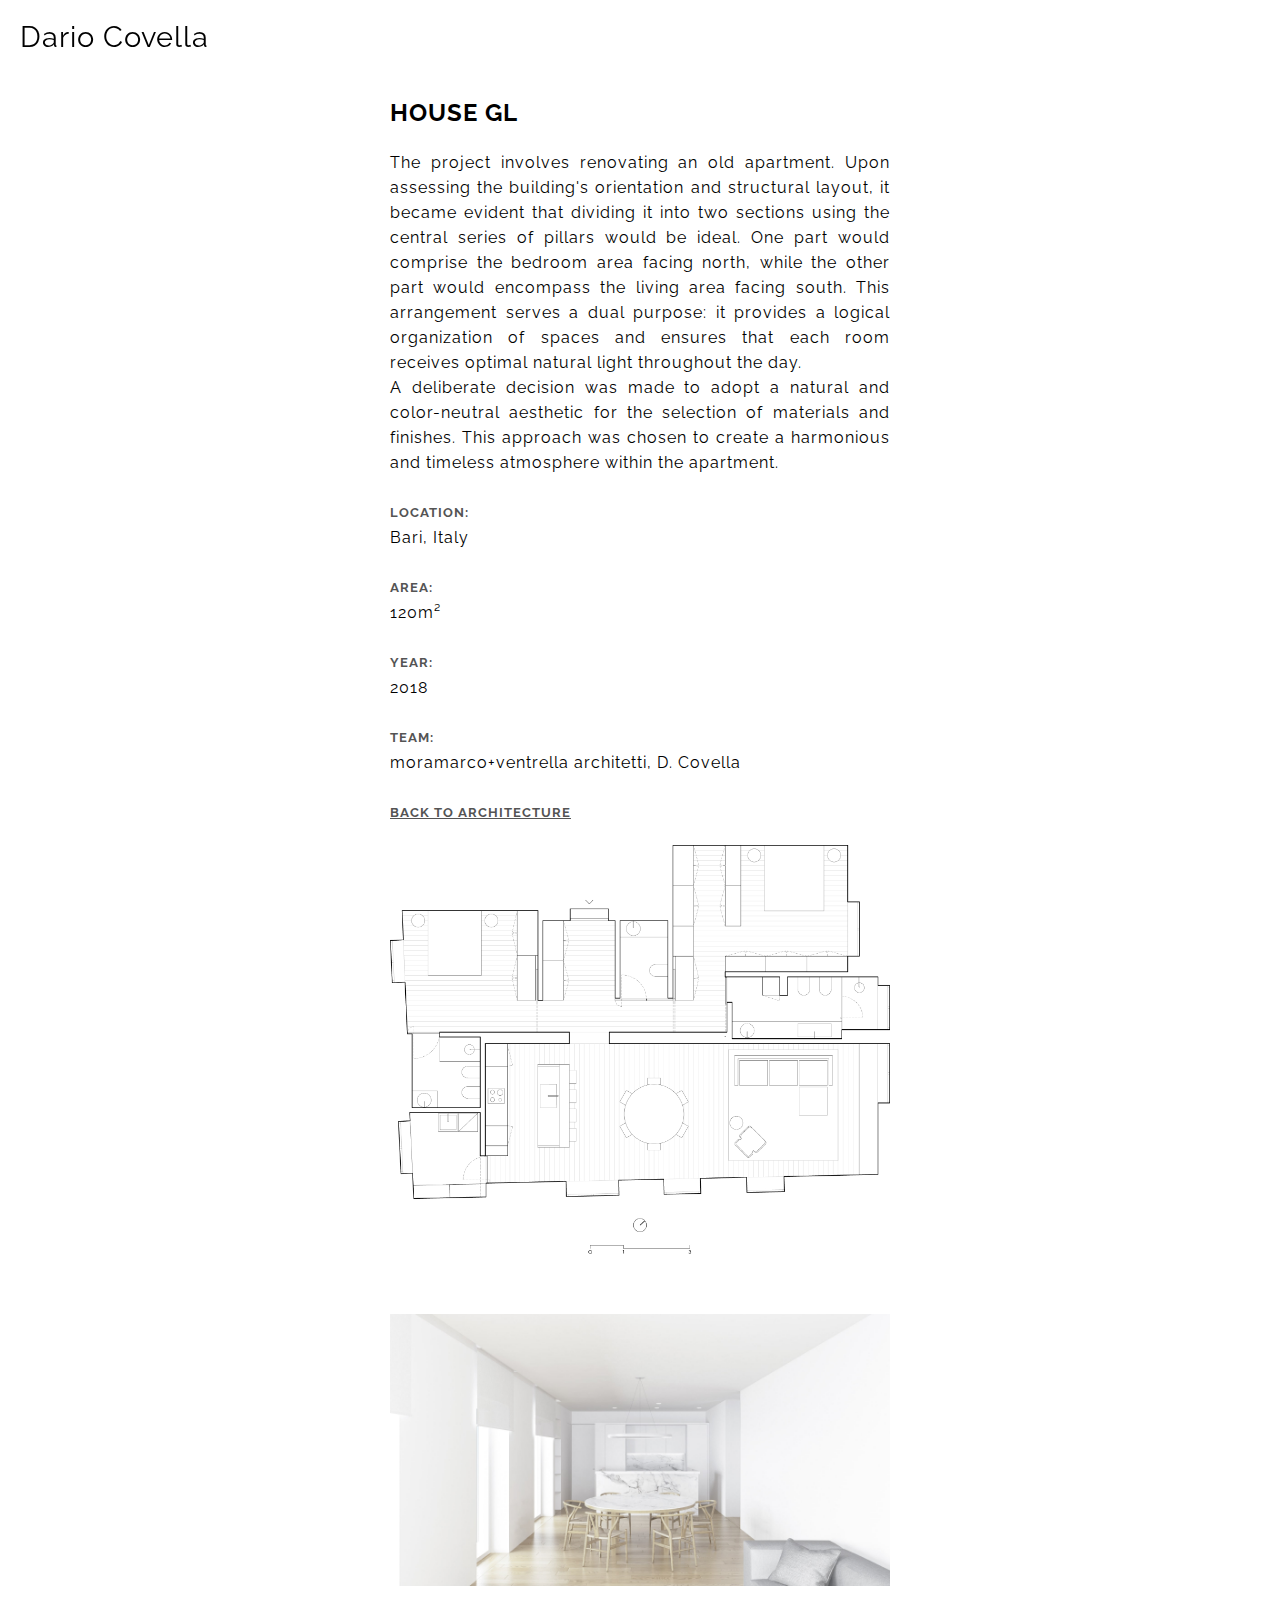
<file: p-house-gl.html>
<!DOCTYPE html>
<html lang="en">

<head>
    <meta charset="UTF-8">
    <meta http-equiv="X-UA-Compatible" content="IE=edge">
    <meta name="viewport" content="width=device-width, initial-scale=1.0">
    <meta name="description"
        content="Dario Covella - A professional introduction to my profile and gallery, offering insight into my architectural journey and projects I have contributed to">
    <meta name="keywords" content="Dario Covella architect, architecture, portfolio">
    <meta name="author" content="Dario Covella">

    <link rel="stylesheet" href="assets/css/style.css">
    <title>Dario Covella - Portfolio</title>
    <link rel="icon" type="image/x-icon" href="assets/images/favicon.png">
</head>

<body class="p-house-gl-page">
    <header>
        <label for="menu-checkbox" id="name">Dario Covella</label>
        <input type="checkbox" id="menu-checkbox">
        <nav id="menu">
            <ul>
                <li>
                    <a href="architecture.html" aria-label="visit my project gallery">architecture</a>
                </li>
                <li>
                    <a href="info.html" aria-label="visit my profile information">info</a>
                </li>
                <li><a href="contact.html" aria-label="contact me">contact</a></li>
                <li><a href="index.html" aria-label="visit home page">home</a></li>
            </ul>
        </nav>
    </header>
    <main>
        <div class="p-container">
            <div class="gallery">
                <img src="assets/images/house-gl/house-gl-plan.jpg" alt="plan cad drawing">
                <img src="assets/images/house-gl/house-gl-interior.jpg" alt="view of the living room and kitchen">
            </div>
            <div class="description">
                <h2>HOUSE GL</h2>
                <br>
                <p>
                    The project involves renovating an old apartment. Upon assessing the
                    building's orientation and structural layout, it became evident that
                    dividing it into two sections using the central series of pillars
                    would be ideal. One part would comprise the bedroom area facing
                    north, while the other part would encompass the living area facing
                    south. This arrangement serves a dual purpose: it provides a logical
                    organization of spaces and ensures that each room receives optimal
                    natural light throughout the day.
                </p>
                <p>
                    A deliberate decision was made to adopt a natural and color-neutral
                    aesthetic for the selection of materials and finishes. This approach
                    was chosen to create a harmonious and timeless atmosphere within the
                    apartment.
                </p>
                <br>
                <h3 class="small-text color-text">LOCATION:</h3>
                <p>Bari, Italy</p>
                <br>
                <h3 class="small-text color-text">AREA:</h3>
                <p>120m²</p>
                <br>
                <h3 class="small-text color-text">YEAR:</h3>
                <p>2018</p>
                <br>
                <h3 class="small-text color-text">TEAM:</h3>
                <p class="team-text">moramarco+ventrella architetti, D. Covella</p>
                <br>
                <a href="architecture.html" id="back-button" aria-label="go back to project gallery">
                    <h3 class="small-text color-text underline">
                        BACK TO ARCHITECTURE
                    </h3>
                </a>
            </div>
        </div>
    </main>
</body>

</html>
</file>
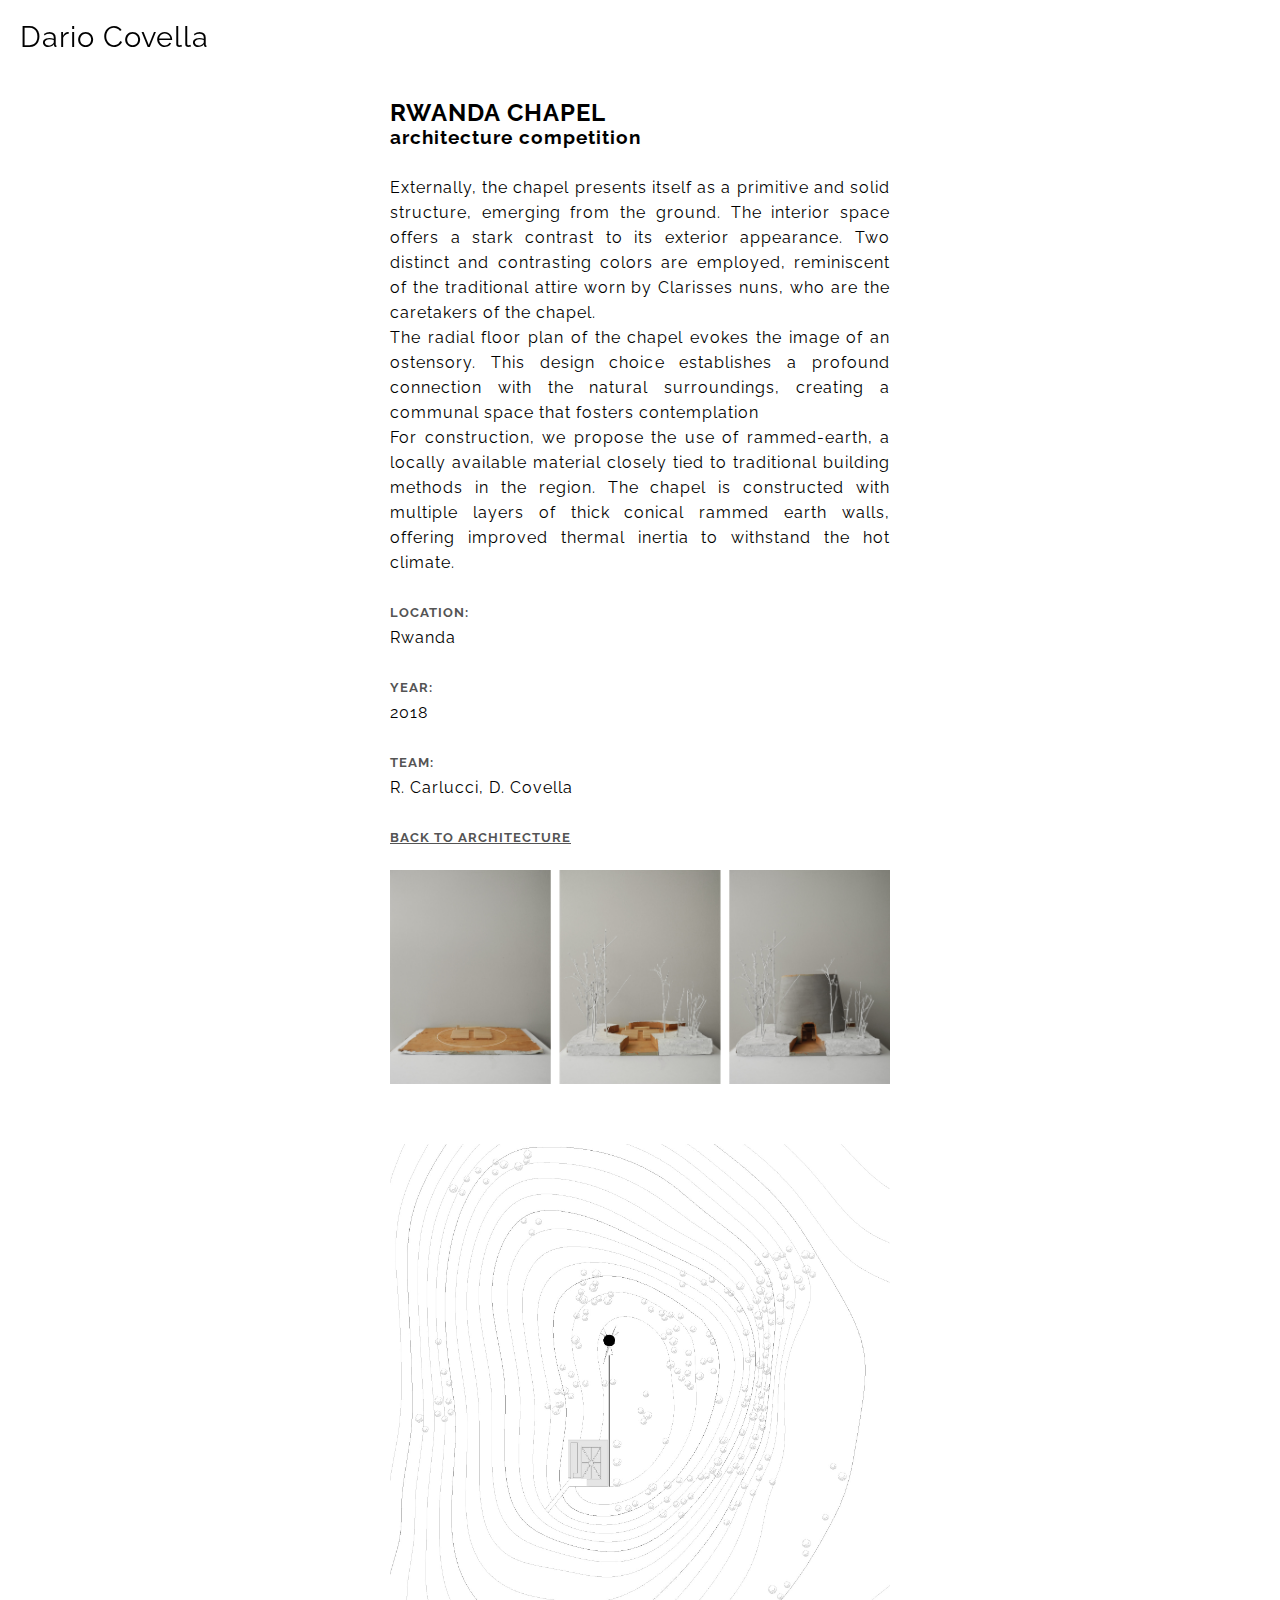
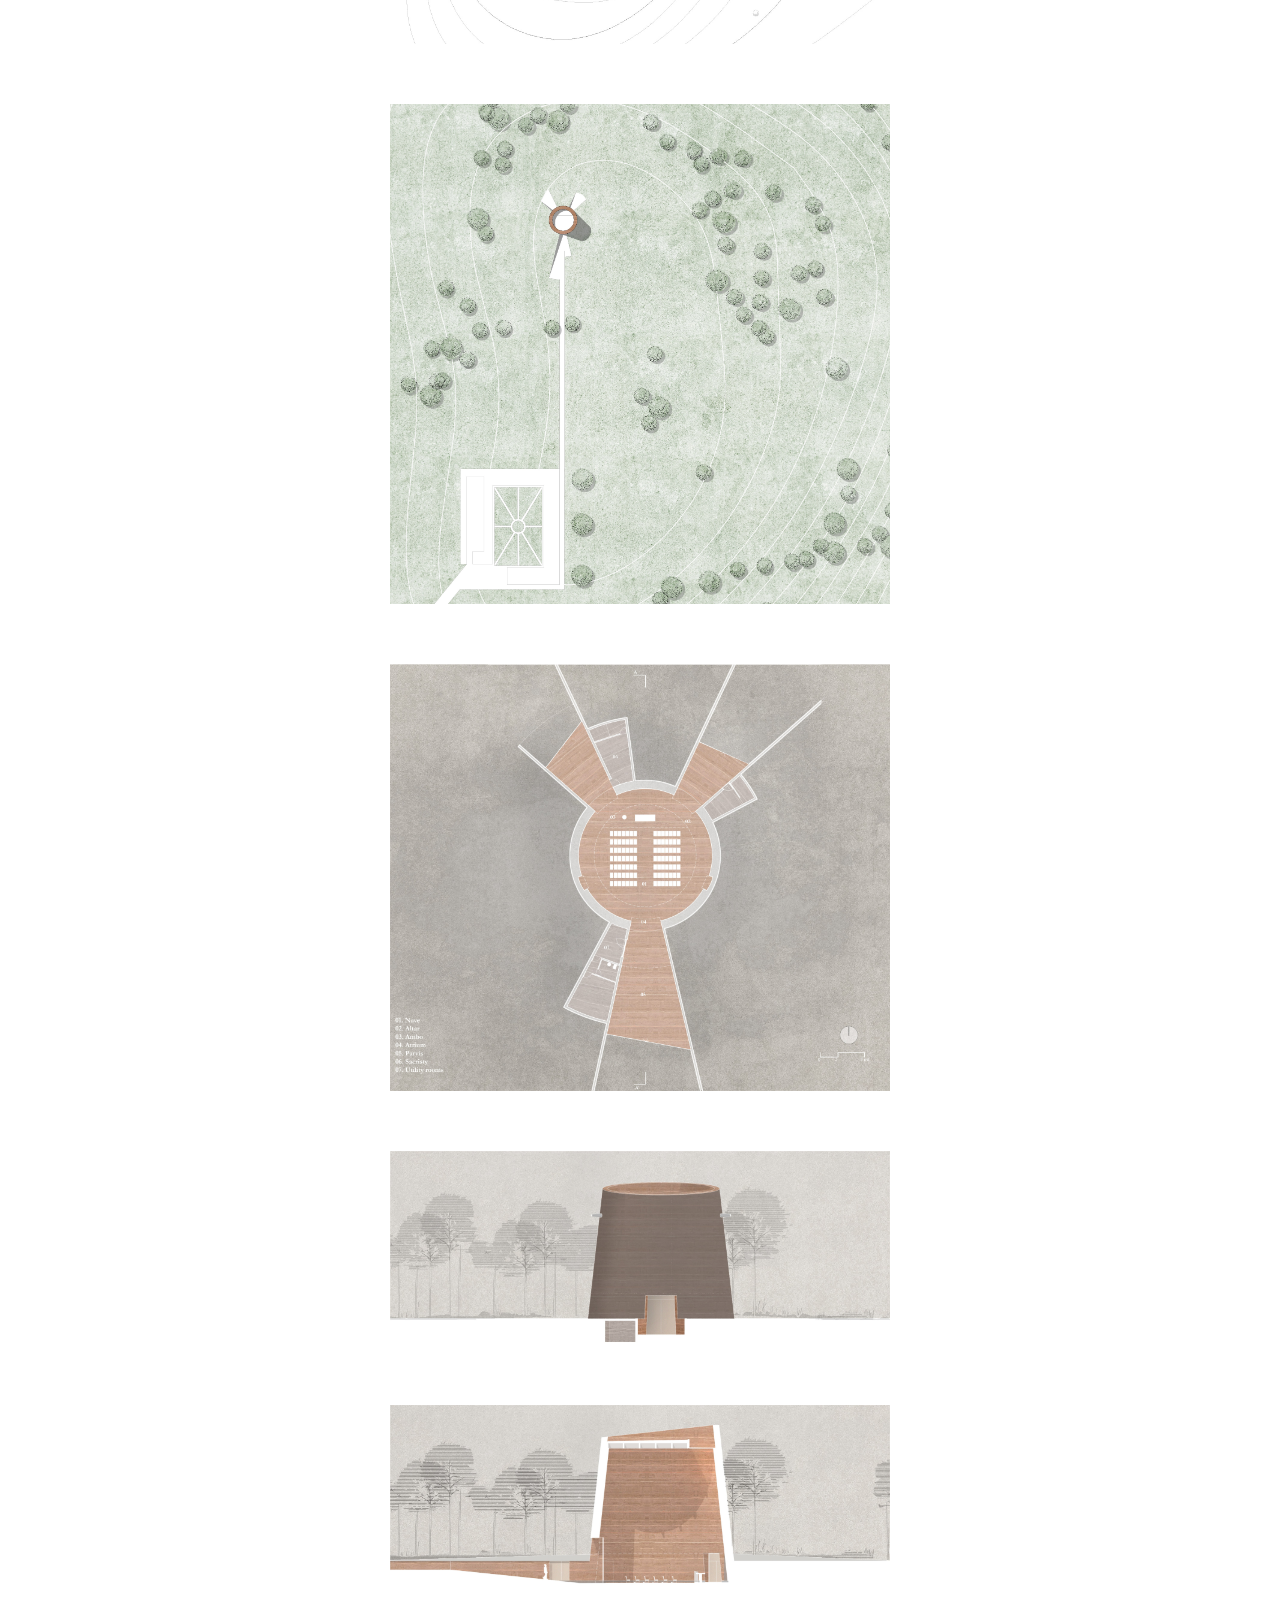
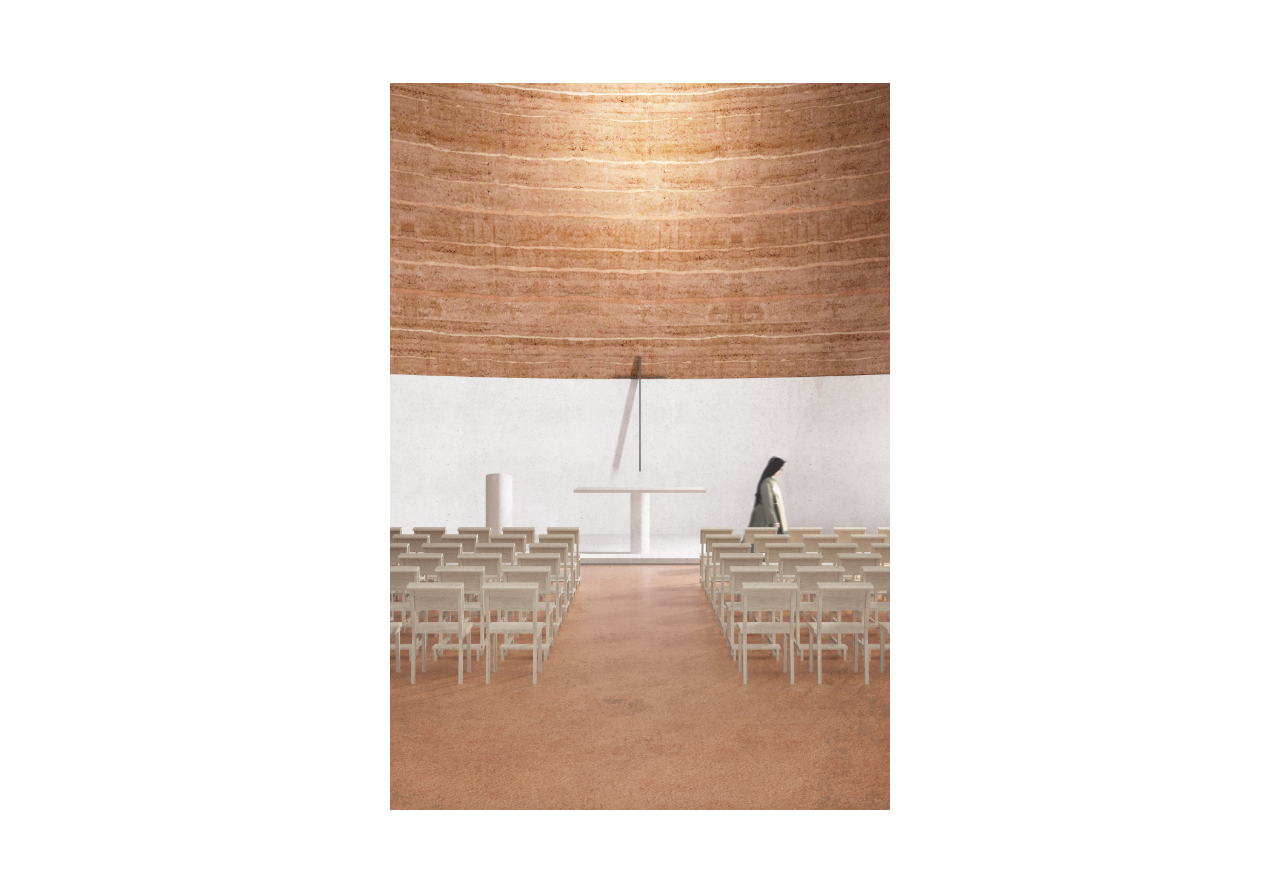
<file: p-rwanda-chapel.html>
<!DOCTYPE html>
<html lang="en">

<head>
    <meta charset="UTF-8">
    <meta http-equiv="X-UA-Compatible" content="IE=edge">
    <meta name="viewport" content="width=device-width, initial-scale=1.0">
    <meta name="description"
        content="Dario Covella - A professional introduction to my profile and gallery, offering insight into my architectural journey and projects I have contributed to">
    <meta name="keywords" content="Dario Covella architect, architecture, portfolio">
    <meta name="author" content="Dario Covella">

    <link rel="stylesheet" href="assets/css/style.css">
    <title>Dario Covella - Portfolio</title>
    <link rel="icon" type="image/x-icon" href="assets/images/favicon.png">
</head>

<body class="p-rwanda-chapel-page">
    <header>
        <label for="menu-checkbox" id="name">Dario Covella</label>
        <input type="checkbox" id="menu-checkbox">
        <nav id="menu">
            <ul>
                <li><a href="architecture.html" aria-label="visit my project gallery">architecture</a></li>
                <li><a href="info.html" aria-label="visit my profile information">info</a></li>
                <li><a href="contact.html" aria-label="contact me">contact</a></li>
                <li><a href="index.html" aria-label="visit home page">home</a></li>
            </ul>
        </nav>
    </header>
    <main>
        <div class="p-container">
            <div class="gallery">
                <img src="assets/images/rwanda-chapel/rwanda-chapel-model.jpg" alt="plan">
                <img src="assets/images/rwanda-chapel/rwanda-chapel-plan2.jpg" alt="plan">
                <img src="assets/images/rwanda-chapel/rwanda-chapel-plan3.jpg" alt="plan">
                <img src="assets/images/rwanda-chapel/rwanda-chapel-plan.jpg" alt="plan">
                <img src="assets/images/rwanda-chapel/rwanda-chapel-elevation.jpg" alt="plan">
                <img src="assets/images/rwanda-chapel/rwanda-chapel_section.jpg" alt="plan">
                <img src="assets/images/rwanda-chapel/rwanda-chapel-interior.jpg" alt="plan">
            </div>
            <div class="description">
                <h2>RWANDA CHAPEL</h2>
                <h3>architecture competition</h3>
                <br>
                <p>Externally, the chapel presents itself as a primitive and solid structure, emerging from the ground.
                    The interior space offers a stark contrast to
                    its exterior appearance. Two distinct and contrasting colors are employed, reminiscent of the
                    traditional attire worn by Clarisses nuns, who are the caretakers of the chapel.</p>

                <p>The radial floor plan of the chapel evokes the image of an
                    ostensory. This design choice establishes a profound connection with the natural surroundings,
                    creating a communal space that fosters contemplation</p>

                <p>For construction, we propose the use of rammed-earth, a locally available material closely tied to
                    traditional building methods in the region. The chapel is constructed with multiple layers of thick
                    conical rammed earth walls, offering improved thermal inertia to withstand the hot climate.</p>
                <br>
                <h3 class="small-text color-text">LOCATION:</h3>
                <p>Rwanda</p>
                <br>
                <h3 class="small-text color-text">YEAR:</h3>
                <p>2018</p>
                <br>
                <h3 class="small-text color-text">TEAM:</h3>
                <p class="team-text">R. Carlucci, D. Covella</p>
                <br>
                <a href="architecture.html" id="back-button" aria-label="go back to project gallery">
                    <h3 class="small-text color-text underline">BACK TO ARCHITECTURE</h3>
                </a>
            </div>
        </div>
    </main>
</body>

</html>
</file>
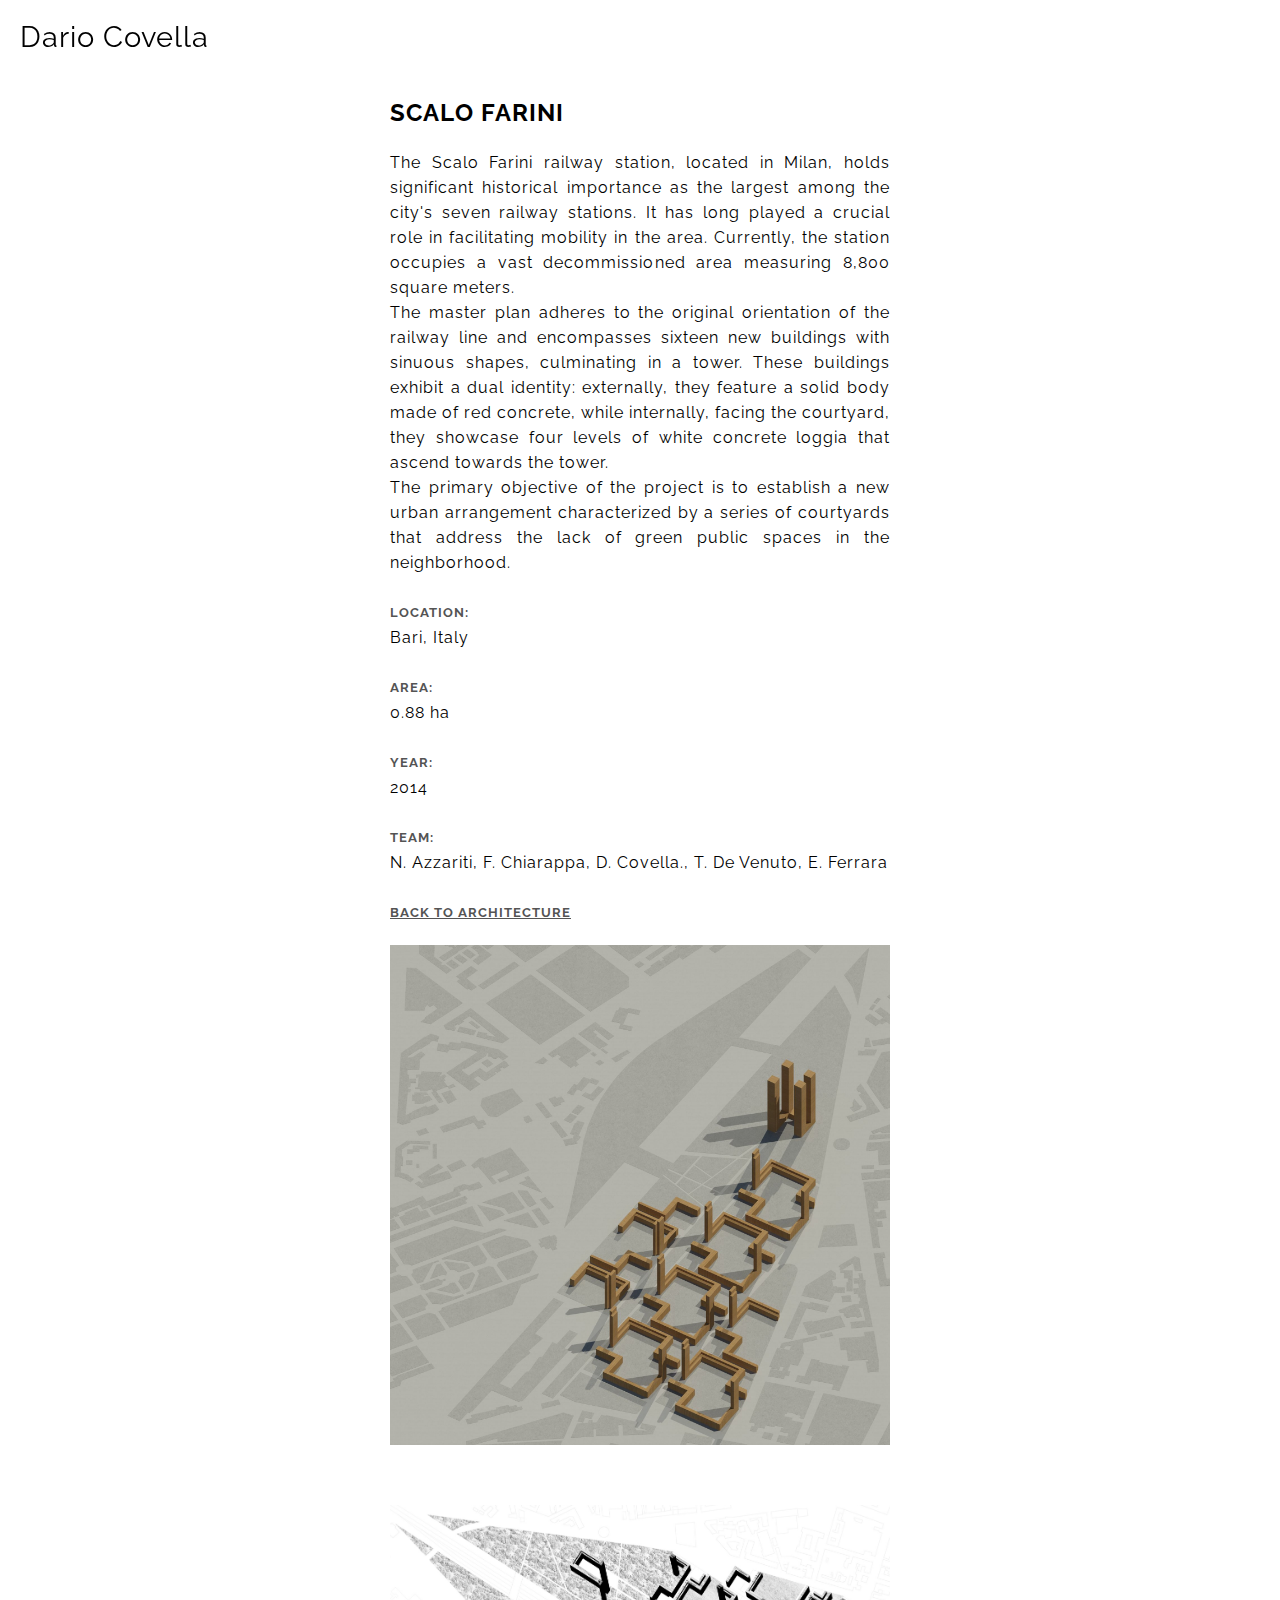
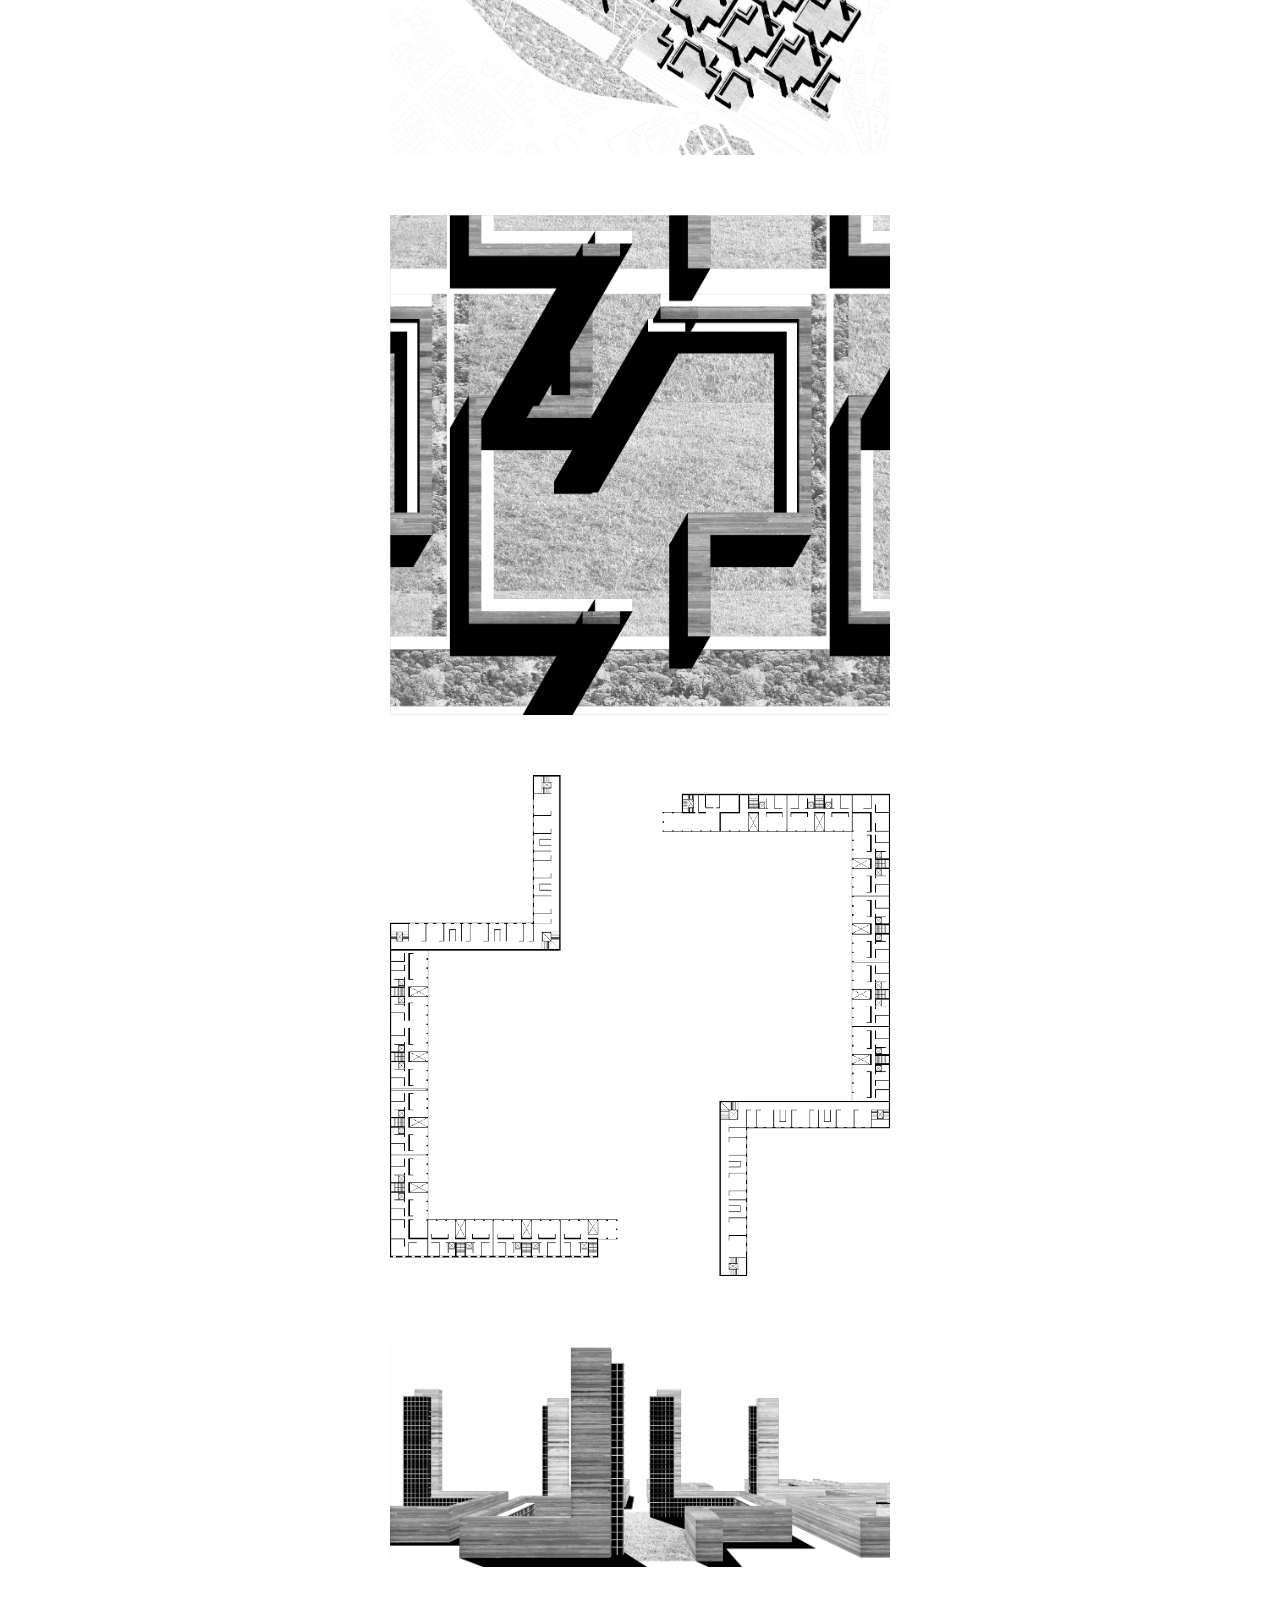
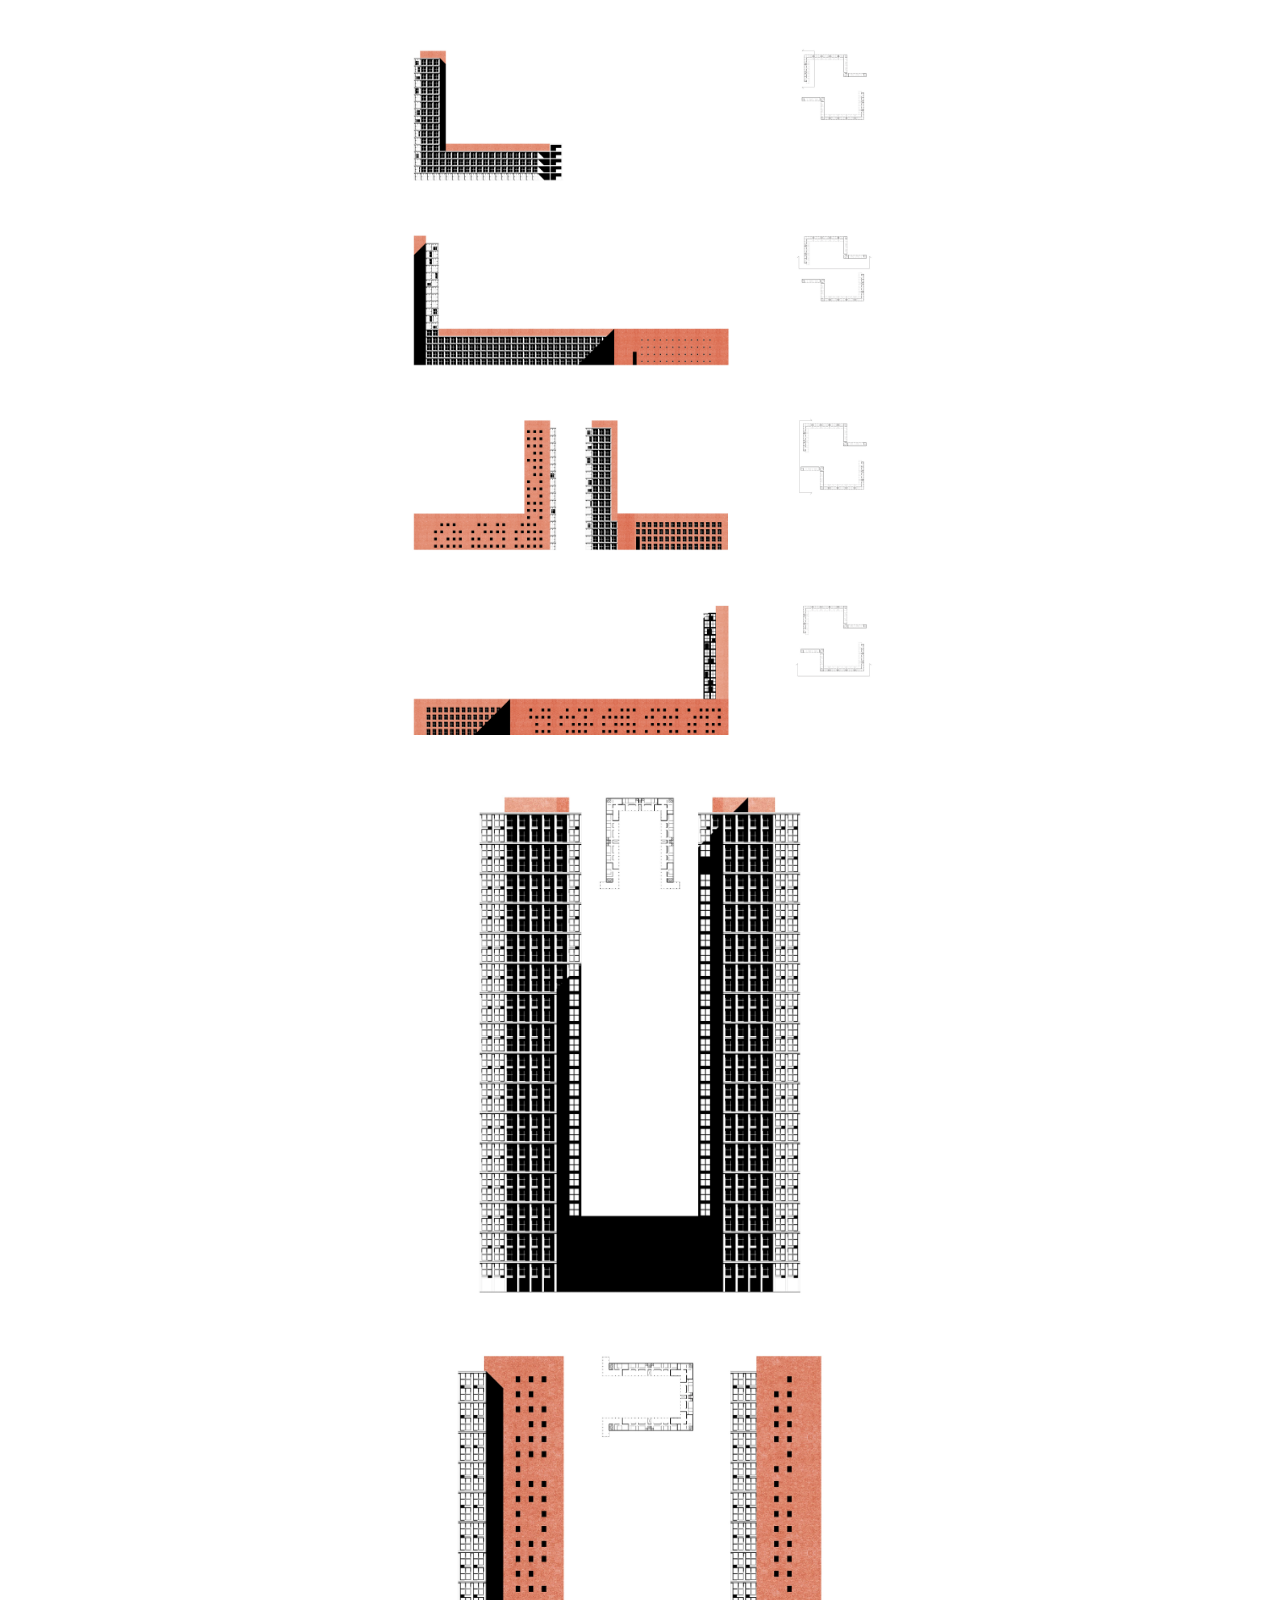
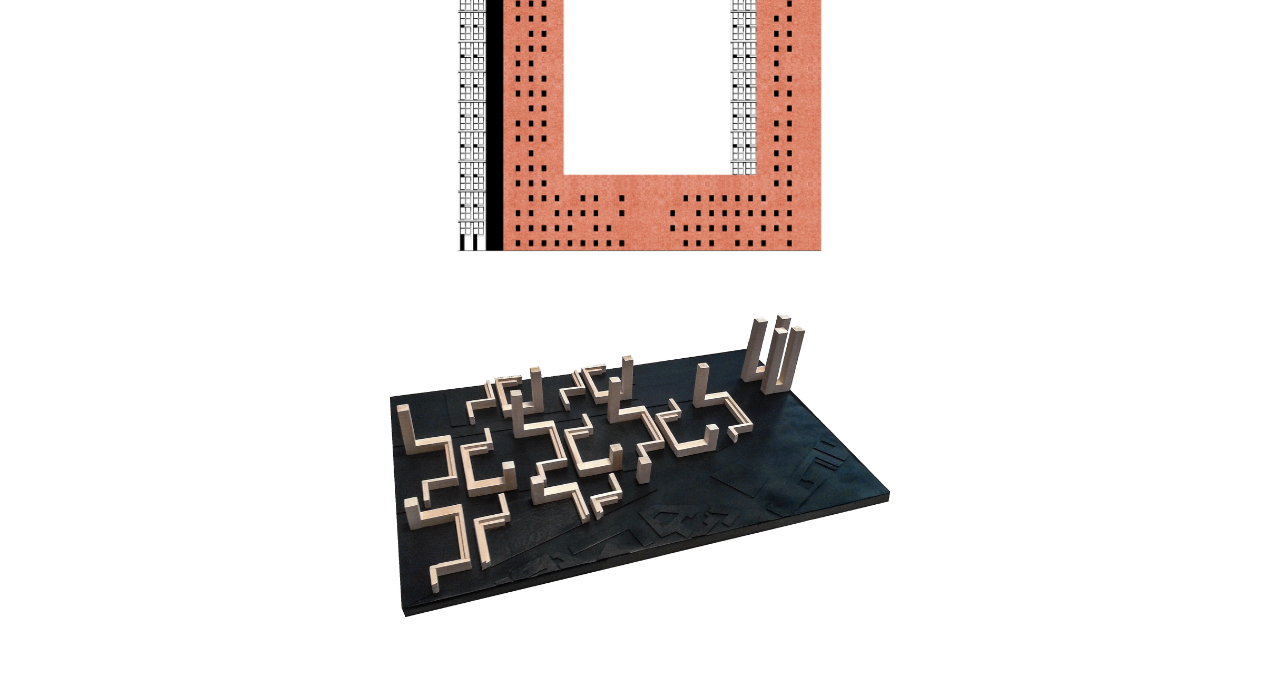
<file: p-scalo-farini.html>
<!DOCTYPE html>
<html lang="en">

<head>
    <meta charset="UTF-8">
    <meta http-equiv="X-UA-Compatible" content="IE=edge">
    <meta name="viewport" content="width=device-width, initial-scale=1.0">
    <meta name="description"
        content="Dario Covella - A professional introduction to my profile and gallery, offering insight into my architectural journey and projects I have contributed to">
    <meta name="keywords" content="Dario Covella architect, architecture, portfolio">
    <meta name="author" content="Dario Covella">

    <link rel="stylesheet" href="assets/css/style.css">
    <title>Dario Covella - Portfolio</title>
    <link rel="icon" type="image/x-icon" href="assets/images/favicon.png">
</head>

<body class="p-scalo-farini-page">
    <header>
        <label for="menu-checkbox" id="name">Dario Covella</label>
        <input type="checkbox" id="menu-checkbox">
        <nav id="menu">
            <ul>
                <li>
                    <a href="architecture.html" aria-label="visit my project gallery">architecture</a>
                </li>
                <li>
                    <a href="info.html" aria-label="visit my profile information">info</a>
                </li>
                <li><a href="contact.html" aria-label="contact me">contact</a></li>
                <li><a href="index.html" aria-label="visit home page">home</a></li>
            </ul>
        </nav>
    </header>
    <main>
        <div class="p-container">
            <div class="gallery">
                <img src="assets/images/scalo-farini/scalo-farini-masterplan-color.jpg"
                    alt="masterplan axonometric projection">
                <img src="assets/images/scalo-farini/scalo-farini-masterplan.jpg" alt="masterplan">
                <img src="assets/images/scalo-farini/scalo-farini-block.jpg" alt="plan of the block-type">
                <img src="assets/images/scalo-farini/scalo-farini-plan.jpg" alt="internal layout of the block-type">
                <img src="assets/images/scalo-farini/scalo-farini-perspective.jpg"
                    alt="perspective view of the block-type">
                <img src="assets/images/scalo-farini/scalo-farini-sections.png" alt="rendered sections">
                <img src="assets/images/scalo-farini/scalo-farini-tower.jpg" alt="rendered elevation of the main tower">
                <img src="assets/images/scalo-farini/scalo-farini-tower2.jpg"
                    alt="rendered elevation of the main tower 2">
                <img src="assets/images/scalo-farini/scalo-farini-model.jpg" alt="maquette of the project">
            </div>
            <div class="description">
                <h2>SCALO FARINI</h2>
                <br>
                <p>
                    The Scalo Farini railway station, located in Milan, holds
                    significant historical importance as the largest among the city's
                    seven railway stations. It has long played a crucial role in
                    facilitating mobility in the area. Currently, the station occupies a
                    vast decommissioned area measuring 8,800 square meters.
                </p>

                <p>
                    The master plan adheres to the original orientation of the railway
                    line and encompasses sixteen new buildings with sinuous shapes,
                    culminating in a tower. These buildings exhibit a dual identity:
                    externally, they feature a solid body made of red concrete, while
                    internally, facing the courtyard, they showcase four levels of white
                    concrete loggia that ascend towards the tower.
                </p>

                <p>
                    The primary objective of the project is to establish a new urban
                    arrangement characterized by a series of courtyards that address the
                    lack of green public spaces in the neighborhood.
                </p>
                <br>
                <h3 class="small-text color-text">LOCATION:</h3>
                <p>Bari, Italy</p>
                <br>
                <h3 class="small-text color-text">AREA:</h3>
                <p>0.88 ha</p>
                <br>
                <h3 class="small-text color-text">YEAR:</h3>
                <p>2014</p>
                <br>
                <h3 class="small-text color-text">TEAM:</h3>
                <p class="team-text">
                    N. Azzariti, F. Chiarappa, D. Covella., T. De Venuto, E. Ferrara
                </p>
                <br>
                <a href="architecture.html" id="back-button" aria-label="go back to project gallery">
                    <h3 class="small-text color-text underline">
                        BACK TO ARCHITECTURE
                    </h3>
                </a>
            </div>
        </div>
    </main>
</body>

</html>
</file>
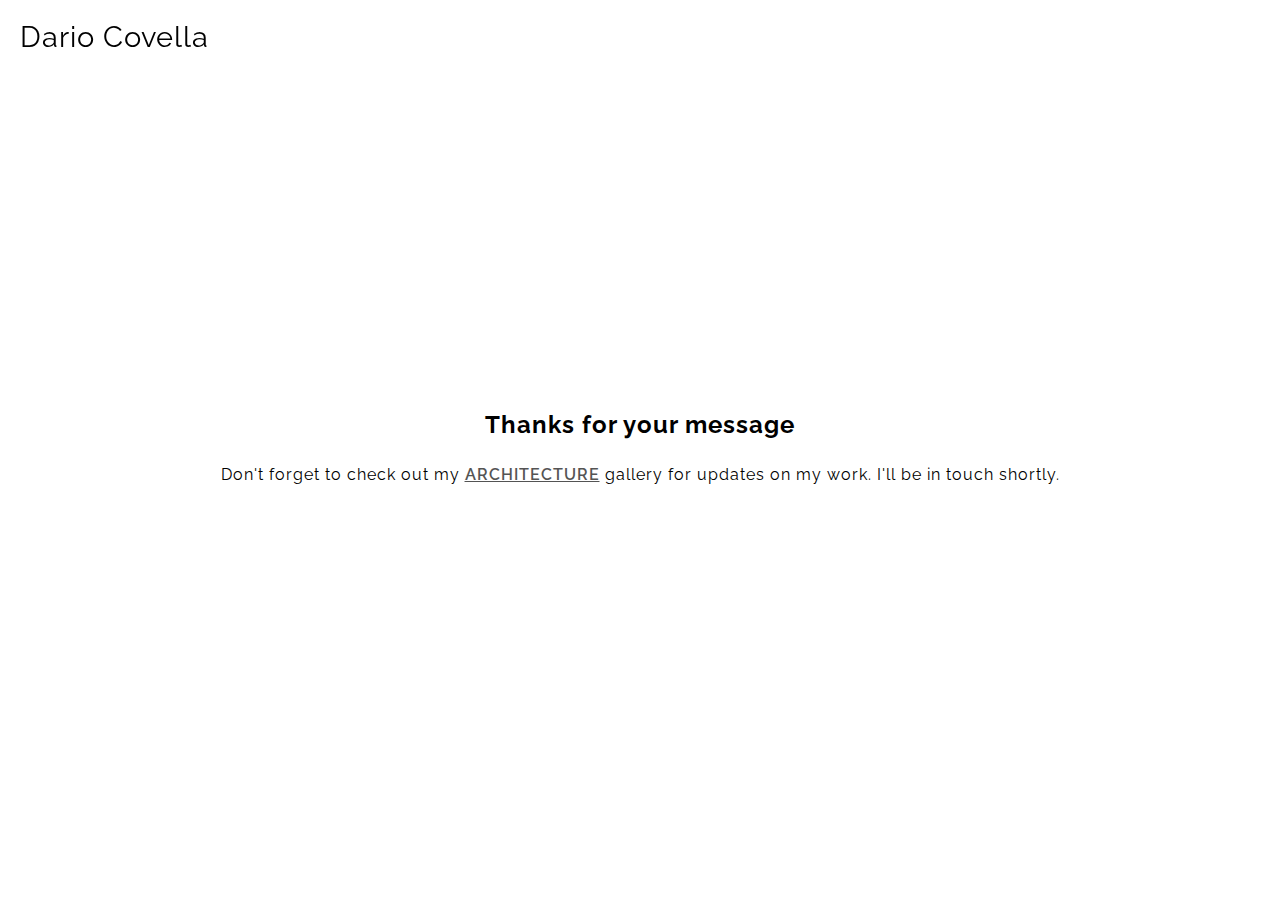
<file: response.html>
<!DOCTYPE html>
<html lang="en">

<head>
    <meta charset="UTF-8">
    <meta http-equiv="X-UA-Compatible" content="IE=edge">
    <meta name="viewport" content="width=device-width, initial-scale=1.0">
    <meta name="description"
        content="Dario Covella - A professional introduction to my profile and gallery, offering insight into my architectural journey and projects I have contributed to">
    <meta name="keywords" content="Dario Covella architect, architecture, portfolio">
    <meta name="author" content="Dario Covella">

    <link rel="stylesheet" href="assets/css/style.css">
    <title>Dario Covella - Portfolio</title>
    <link rel="icon" type="image/x-icon" href="assets/images/favicon.png">
</head>

<body class="response-page">
    <header>
        <label for="menu-checkbox" id="name">Dario Covella</label>
        <input type="checkbox" id="menu-checkbox">
        <nav id="menu">
            <ul>
                <li><a href="architecture.html" aria-label="visit my project gallery">architecture</a></li>
                <li><a href="info.html" aria-label="visit my profile information">info</a></li>
                <li><a href="contact.html" aria-label="contact me">contact</a></li>
                <li><a href="index.html" aria-label="visit home page">home</a></li>
            </ul>
        </nav>
    </header>
    <main>
        <section class="response-container">
            <div class="response-text">
                <h2>Thanks for your message</h2>
                <p>Don't forget to check out my <a href="architecture.html" aria-label="visit my project gallery"
                        class="underline" id="back-button">architecture</a> gallery for updates on my work. I'll be in
                    touch
                    shortly.</p>
            </div>
        </section>
    </main>
</body>

</html>
</file>
<file: assets/css/style.css>
@import url('https://fonts.googleapis.com/css2?family=Raleway&display=swap');

* {
    margin: 0;
    padding: 0;
    box-sizing: border-box;
}

body {
    font-family: Raleway, sans-serif;
    font-weight: 400;
    color: black;
    letter-spacing: 1px;
}

/* Styling home page */

body.home-page {
    overflow: hidden;
}

body.architecture-page {
    overflow: auto;
}

label[id="name-home"],
label[id="name"] {
    position: fixed;
    top: 0;
    left: 0;
    padding-top: 20px;
    padding-left: 20px;
    z-index: 2;
    width: 100%;
    height: auto;
    background-color: transparent;
}

#name-home,
#name {
    font-size: 180%;
    color: black;
    cursor: pointer;
}

.hero {
    position: absolute;
    object-fit: cover;
    height: 100vh;
    opacity: 1;
    transition: opacity 1s;
}

/* Hide checkbox square */

#menu-checkbox-home,
#menu-checkbox {
    display: none;
}

/* Hide menu content by default */

#menu-home,
#menu {
    position: fixed;
    top: 60px;
    left: 0;
    padding-left: 20px;
    z-index: 2;
    visibility: hidden;
    background-color: transparent;
    width: 100%;
    opacity: 0;
    transition: opacity 1s linear;
}

/* Show hidden menu when the checkbox is checked */

#menu-checkbox-home:checked~.hero,
#menu-checkbox:checked~.hero {
    opacity: 0;
    background-color: white;
}

#menu-checkbox-home:checked~#menu-home,
#menu-checkbox:checked~#menu {
    opacity: 1;
    visibility: visible;
}


ul {
    list-style-type: none;
}

li a {
    color: black;
    font-size: 120%;
    line-height: 25px;
    opacity: 1;
    transition: opacity 0.3s;
}

li a:hover {
    opacity: 0.4;
}

a,
a:hover {
    text-decoration: none;
    color: black;
}

/* Styling architecture.html */

#projects {
    height: 100%;
}

.container-architecture {
    display: flex;
    flex-wrap: wrap;
    justify-content: center;
    align-items: center;
    width: 100%;
    margin-top: 90px;
    padding-left: 230px;
    /* Initially hide the container */
    opacity: 0;
    /* Apply fade-in animation */
    animation: fade-in 1s ease-out forwards;
}

.container-architecture img {
    object-fit: cover;
}

.box {
    width: 400px;
    height: 400px;
    background-color: #f2f2f2;
    margin: 0px 60px 60px 0;
    position: relative;
}

img {
    width: 100%;
    height: 100%;
}

.image-name {
    width: 100%;
    height: 100%;
    text-align: center;
    display: flex;
    align-items: center;
    justify-content: center;
    position: absolute;
    top: 0;
    opacity: 0;
    background: rgba(255, 255, 255, 0.6);
    transition: opacity 1s;
}

.image-name:hover {
    opacity: 1;
}

.image-name p {
    text-decoration: none;
    text-transform: uppercase;
    font-weight: 800;
}



/* Styling info.html */

.container-info {
    display: flex;
    align-items: flex-start;
    justify-content: center;
    flex-wrap: wrap;
    gap: 40px;
    padding-top: 90px;
    width: 100%;
    /* Initially hide the container */
    opacity: 0;
    /* Apply fade-in animation */
    animation: fade-in 1s ease-out forwards;
}

#personal-image {
    width: 400px;
    height: auto;
}

#info-text {
    margin-top: 0;
    width: 600px;
}

#text-description {
    text-align: justify;
}

#text-cv {
    text-align: left;
}

/* Styling single projects htmls */

.p-container {
    display: flex;
    align-items: center;
    margin-top: 50px;
}

.gallery {
    flex: 1;
    display: flex;
    flex-direction: column;
    align-items: center;
    margin: 0 20px;
}

.gallery img {
    width: 500px;
    height: auto;
    margin: 20px 0 40px 0;
}

.description {
    position: fixed;
    top: 70px;
    right: 30px;
    background-color: white;
    box-sizing: border-box;
    min-width: 200px;
    max-width: 500px;
    line-height: 25px;
    text-align: justify;
    margin: 0 20px
}

.small-text {
    font-size: 80%;
}

.color-text {
    color: #545454;
}

.team-text {
    text-align: left;
}

.underline {
    text-decoration: underline;
    text-decoration-thickness: 1.2px;
    text-decoration-color: #545454;
}

a[id="back-button"] {
    color: #545454;
    opacity: 1;
    transition: opacity 0.3s;
}

a[id="back-button"]:hover {
    opacity: 0.4;
}

/* Styling contact.html */

.form-section {
    display: flex;
    flex-direction: column;
    justify-content: center;
    align-items: center;
    height: 100vh;
}

.contact-form {
    background-color: #f2f2f2;
    max-width: 400px;
    padding: 20px;
}

.contact-form label {
    text-transform: uppercase;
    font-weight: 600;
}

.contact-form h2 {
    margin-bottom: 50px;
    color: #545454;
    text-align: center;
    text-transform: uppercase;
}

.text-input {
    background: white;
    width: 100%;
    height: 25px;
    margin: 5px 0 20px 0;
    border: 1px solid;
    font-family: Raleway, sans-serif;
    font-size: 100%;
    padding: 4px;
    /* border-radius: 2px; */
}

.message-input {
    resize: none;
    background: white;
    width: 100%;
    height: 100px;
    margin: 5px 0 20px 0;
    border: 1px solid;
    font-family: Raleway, sans-serif;
    font-size: 100%;
    padding: 4px;
    justify-content: flex-start;
    /* border-radius: 2px; */
}

.send-button {
    margin-top: 20px;
    /* border-radius: 2px; */
    height: 27px;
    width: 100%;
    font-weight: 600;
    letter-spacing: 1px;
    text-align: center;
    background-color: #545454;
    border: 1px solid #545454;
    color: white;
    display: block;
    opacity: 1;
    transition: opacity 0.3s;
}

.send-button:hover {
    opacity: 0.4;
    cursor: pointer;
}

.social {
    display: flex;
    justify-content: space-around;
    width: 400px;
    line-height: 25px;
    padding: 20px 20px 0 20px;
}

.social a {
    opacity: 1;
    transition: opacity 0.3s;
    color: #545454;
    text-transform: uppercase;
    font-size: 200%
}

.social a:hover {
    opacity: 0.4;
}

/* Styling response to submitting form  page: response.html */

.response-container {
    display: flex;
    justify-content: center;
    align-items: center;
    height: 100vh;
    text-align: center;
    line-height: 50px;
}

.response-text a {
    text-transform: uppercase;
    font-weight: 600;
}

/* Styling 404.html error page */

.error-container {
    display: flex;
    align-items: center;
    justify-content: center;
    flex-direction: column;
    gap: 20px;
    height: 100vh;
}

.error-image {
    width: 100px;
    height: 100px;
}

.error-message {
    display: flex;
    align-items: center;
    justify-content: space-between;
    column-gap: 20px;
}

.error-image {
    position: relative;
    top: 15px;
}

.error-message span {
    font-size: 800%;
}

.error-text {
    text-align: center;
    line-height: 40px;
}

.error-text a {
    text-transform: uppercase;
    font-weight: 600;
}



/* Keyframes */

@keyframes fade-in {
    0% {
        opacity: 0;
    }

    100% {
        opacity: 1;
    }
}

/* media queries for architecture.html */

@media screen and (max-width: 920px) {

    .container-architecture {
        padding-left: 40px;
        margin-top: 140px;
    }

}

@media screen and (max-width: 550px) {

    .container-architecture {
        margin-top: 140px;
        padding-left: 0px;
    }

    .box {
        width: 100%;
        height: auto;
        margin: 40px 20px;
    }

}

/* media queries for info.html */

@media screen and (max-width: 1500px) {

    .container-info {
        flex-direction: column;
        align-items: center;
    }

    #personal-image,
    #info-text {
        width: 400px;
        margin-bottom: 10px;
    }
}

@media screen and (max-width: 900px) {

    .container-info {
        margin-top: 90px;
    }
}

@media screen and (max-width: 550px) {

    .container-info {
        margin-top: 180px;
        padding: 0 40px;
    }

    #personal-image,
    #info-text {
        width: 100%;
        height: auto;
    }

}

/* media queries for individual project pages */

@media screen and (max-width: 1700px) {
    .p-container {
        flex-direction: column-reverse;
    }

    .gallery {
        margin: 0 20px 20px;
    }

    .description {
        position: static;
        margin-top: 50px;
    }
}

@media screen and (max-width: 920px) {

    label[id="name"] {
        background-color: white;
        height: 60px;
    }

    #menu {
        background-color: white;
        padding: 0 10px 10px 20px;
    }

    .p-container {
        flex-direction: column-reverse;
    }

    .gallery {
        margin: 0 20px 20px;
    }

    .description {
        position: static;
        margin-top: 140px;
    }

    .gallery img {
        width: 100%;
        max-width: 400px;
        height: auto;
        margin-top: 40px;
    }
}
</file>
